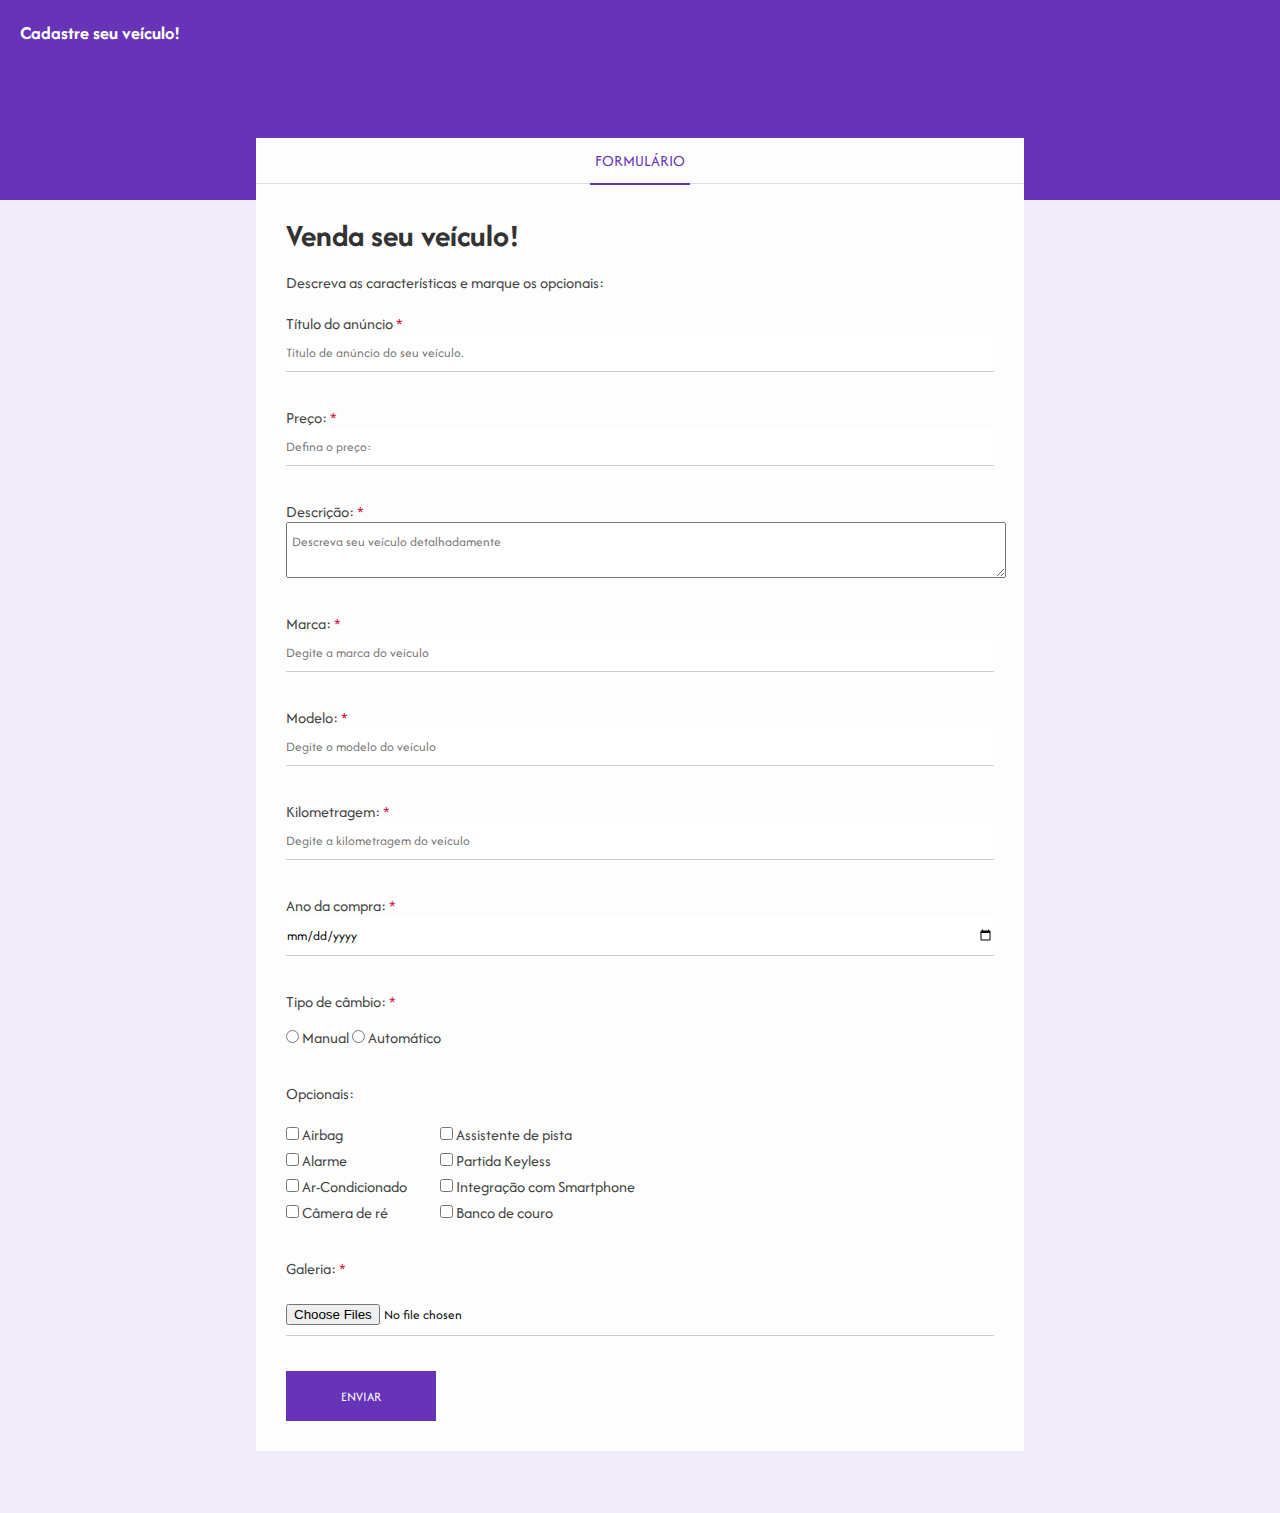
<file: 02 Formulário com CSS puro/index.html>
<!DOCTYPE html>
<html lang="en">
  <head>
    <meta charset="UTF-8" />
    <meta name="viewport" content="width=device-width, initial-scale=1.0" />
    <title>Projeto formulário</title>

    <!-- CSS -->
    <link rel="stylesheet" href="css/styles.css" />

    <!-- Font Acade Flux -->
    <link rel="preconnect" href="https://fonts.googleapis.com" />
    <link rel="preconnect" href="https://fonts.gstatic.com" crossorigin />
    <link
      href="https://fonts.googleapis.com/css2?family=Afacad+Flux:wght@100..1000&family=Lato:ital,wght@0,100;0,300;0,400;0,700;0,900;1,100;1,300;1,400;1,700;1,900&family=Montserrat:ital,wght@0,100..900;1,100..900&family=Open+Sans:ital,wght@0,300..800;1,300..800&family=Poppins:ital,wght@0,100;0,200;0,300;0,400;0,500;0,600;0,700;0,800;0,900;1,100;1,200;1,300;1,400;1,500;1,600;1,700;1,800;1,900&family=Raleway:ital,wght@0,100..900;1,100..900&family=Roboto:ital,wght@0,100;0,300;0,400;0,500;0,700;0,900;1,100;1,300;1,400;1,500;1,700;1,900&display=swap"
      rel="stylesheet"
    />
  </head>
  <body>
    <div class="container">
      <div class="header">
        <h3>Cadastre seu veículo!</h3>
      </div>

      <!-- inicio do form -->
      <div class="form-container">
        <!-- cabecalho do form -->
        <div class="form-header">
          <p>Formulário</p>
        </div>

        <!-- corpo do form -->
        <div class="form-body">
          <h1 class="form-title">Venda seu veículo!</h1>
          <p>Descreva as características e marque os opcionais:</p>

          <!-- input group -->
          <form>
            <div class="input-group">
              <label for="title"
                >Título do anúncio <span class="required-field">*</span></label
              >
              <input
                type="text"
                name="title"
                id="title"
                class="block"
                placeholder="Título de anúncio do seu veículo."
                minlength="1"
                maxlength="30"
                required
              />
            </div>

            <div class="input-group">
              <label for="price"
                >Preço: <span class="required-field">*</span></label
              >
              <input
                type="number"
                name="price"
                id="price"
                class="block"
                placeholder="Defina o preço:"
                required
              />
            </div>

            <div class="input-group">
              <label for="description"
                >Descrição: <span class="required-field">*</span></label
              >
              <textarea
                name="description"
                id="description"
                class="block"
                placeholder="Descreva seu veículo detalhadamente"
              ></textarea>
            </div>

            <div class="input-group">
              <label for="brand"
                >Marca: <span class="required-field">*</span></label
              >
              <input
                type="text"
                name="brand"
                id="brand"
                class="block"
                placeholder="Degite a marca do veículo"
                required
              />
            </div>

            <div class="input-group">
              <label for="model"
                >Modelo: <span class="required-field">*</span></label
              >
              <input
                type="text"
                name="model"
                id="model"
                class="block"
                placeholder="Degite o modelo do veículo"
                required
              />
            </div>

            <div class="input-group">
              <label for="mileage"
                >Kilometragem: <span class="required-field">*</span></label
              >
              <input
                type="number"
                name="mileage"
                id="mileage"
                class="block"
                placeholder="Degite a kilometragem do veículo"
                required
              />
            </div>

            <div class="input-group">
              <label for="purchase_date"
                >Ano da compra: <span class="required-field">*</span></label
              >
              <input
                type="date"
                name="purchase_date"
                id="purchase_date"
                class="block"
                required
              />
            </div>

            <div class="input-group">
              <p>Tipo de câmbio: <span class="required-field">*</span></p>
              <input type="radio" id="manual" name="gear" />
              <label for="manual">Manual</label>
              <input type="radio" id="auto" name="gear" />
              <label for="manual">Automático</label>
            </div>

            <div class="optional-input-group">
              <p>Opcionais:</p>
              <ul class="optional-list">
                <li>
                  <input
                    type="checkbox"
                    id="airbag"
                    name="optional[]"
                    value="airbag"
                  />
                  <label for="airbag">Airbag</label>
                </li>
                <li>
                  <input
                    type="checkbox"
                    id="alarm"
                    name="optional[]"
                    value="alarm"
                  />
                  <label for="alarm">Alarme</label>
                </li>
                <li>
                  <input type="checkbox" id="ac" name="optional[]" value="ac" />
                  <label for="ac">Ar-Condicionado</label>
                </li>
                <li>
                  <input
                    type="checkbox"
                    id="reverse_camera"
                    name="optional[]"
                    value="reverse_camera"
                  />
                  <label for="reverse_camera">Câmera de ré</label>
                </li>
              </ul>
            </div>

            <div class="optional-input-group">
              <ul class="optional-list">
                <li>
                  <input
                    type="checkbox"
                    id="lane_assist"
                    name="optional[]"
                    value="lane_assist"
                  />
                  <label for="lane_assist">Assistente de pista</label>
                </li>
                <li>
                  <input
                    type="checkbox"
                    id="keyless"
                    name="optional[]"
                    value="keyless"
                  />
                  <label for="keyless">Partida Keyless</label>
                </li>
                <li>
                  <input
                    type="checkbox"
                    id="smartphone"
                    name="optional[]"
                    value="smartphone"
                  />
                  <label for="smartphone">Integração com Smartphone</label>
                </li>
                <li>
                  <input
                    type="checkbox"
                    id="leather_seat"
                    name="optional[]"
                    value="leather_sea"
                  />
                  <label for="leather_seat">Banco de couro</label>
                </li>
              </ul>
            </div>

            <!-- photos -->
             <div class="input-group">
              <p>Galeria: <span class="required-field">*</span></p>
              <input type="file" multiple accept="image/png, image/jpg" id="images" name="images" required>
             </div>

            <!-- btn enviar -->
            <input type="submit" value="Enviar" class="btn-submit"/>
          </form>
        </div>
      </div>
    </div>
  </body>
</html>
</file>
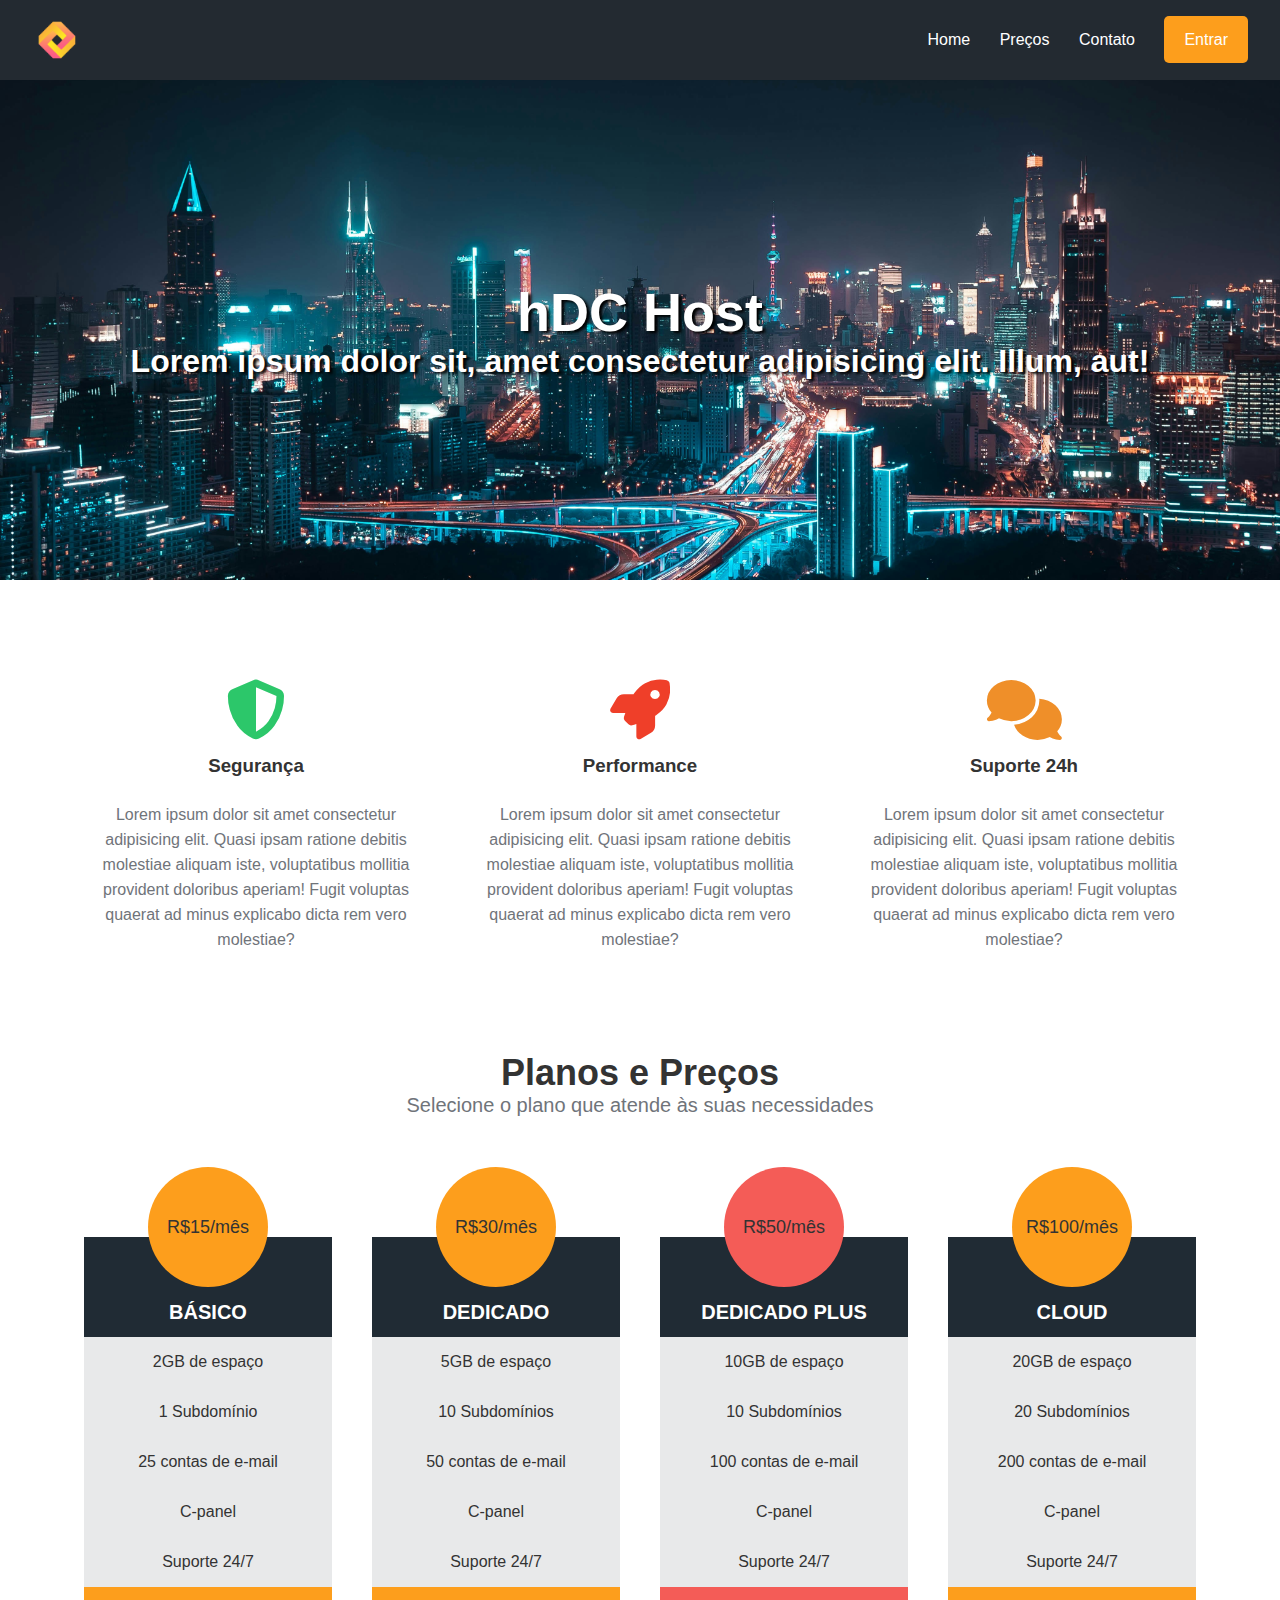
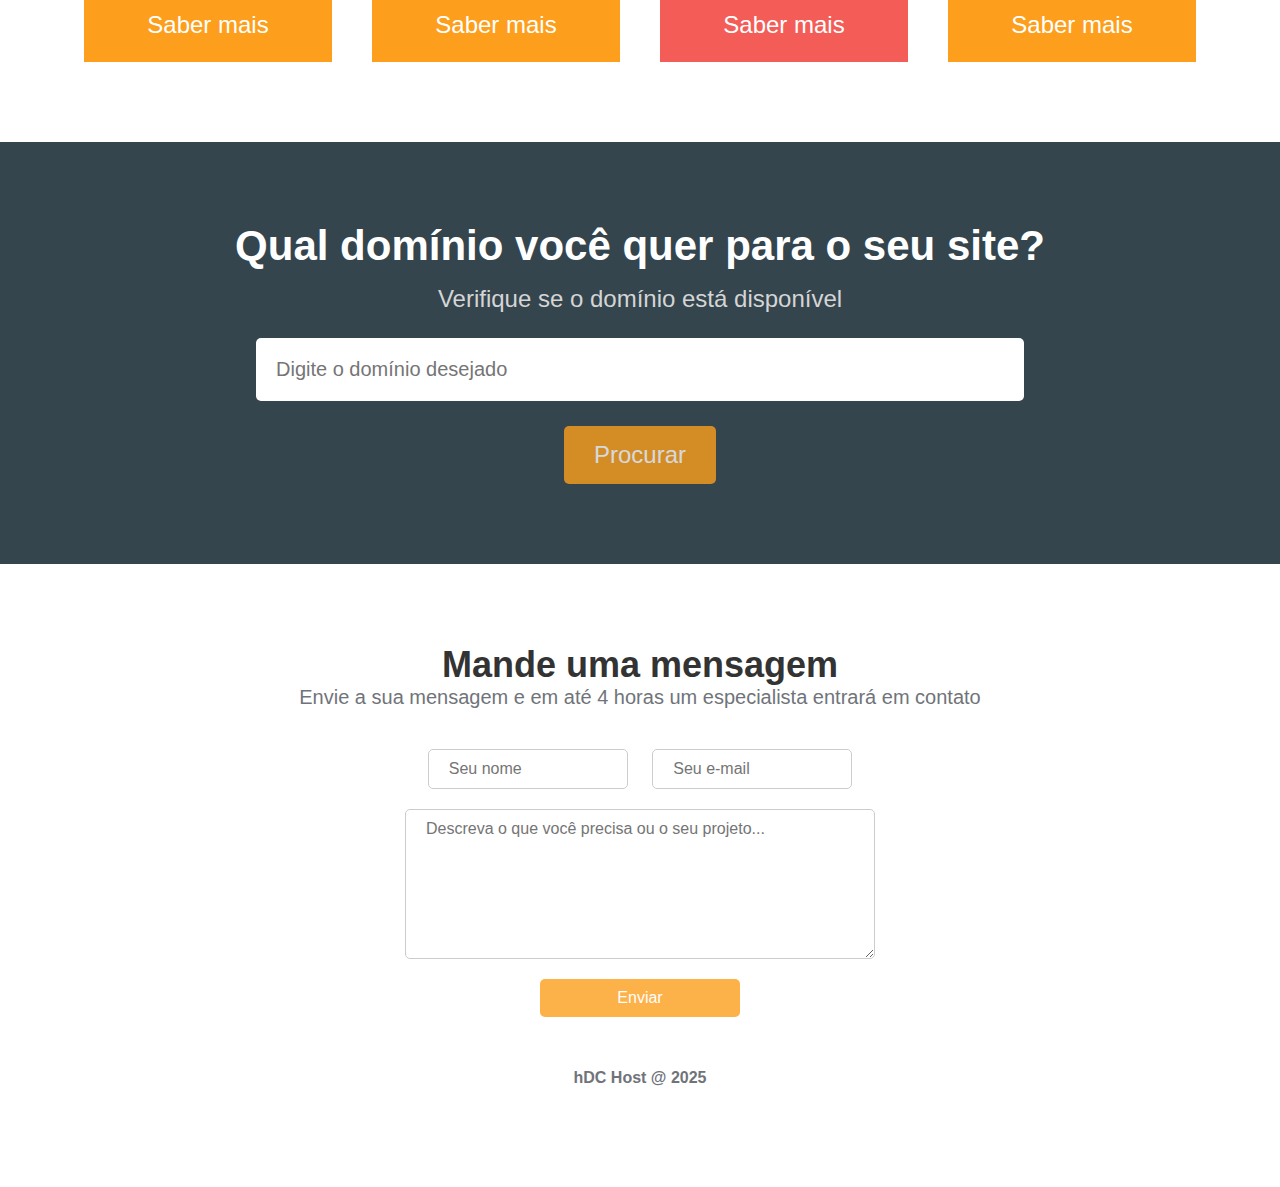
<file: 03 HDC Host/index.html>
<!DOCTYPE html>
<html lang="en">
  <head>
    <meta charset="UTF-8" />
    <meta name="viewport" content="width=device-width, initial-scale=1.0" />
    <title>hDC Host</title>

    <!-- Icons Font Awesome -->
    <link
      rel="stylesheet"
      href="https://cdnjs.cloudflare.com/ajax/libs/font-awesome/6.7.2/css/all.min.css"
      integrity="sha512-Evv84Mr4kqVGRNSgIGL/F/aIDqQb7xQ2vcrdIwxfjThSH8CSR7PBEakCr51Ck+w+/U6swU2Im1vVX0SVk9ABhg=="
      crossorigin="anonymous"
      referrerpolicy="no-referrer"
    />
    <!-- CSS -->
    <link rel="stylesheet" href="css/styles.css" />
  </head>
  <body>
    <!-- general container -->
    <div class="container">
      <!-- begin of navbar -->
      <div class="navbar-container">
        <nav>
          <a href="#">
            <img src="img/logo.png" alt="hDC Host" class="img-logo" />
          </a>
          <ul class="navbar-items">
            <li>
              <a href="#">Home</a>
            </li>
            <li>
              <a href="#">Preços</a>
            </li>
            <li>
              <a href="#">Contato</a>
            </li>
            <li>
              <a href="#" class="default-btn">Entrar</a>
            </li>
          </ul>
        </nav>
      </div>
      <!-- end of navbar -->

      <!-- principal -->
      <main>
        <div class="main-banner">
          <h1>hDC Host</h1>
          <p>Lorem ipsum dolor sit, amet consectetur adipisicing elit. Illum, aut!</p>
        </div>
        <!-- services section -->
        <section class="services-container">
          <ul>
            <li>
              <i class="fas fa-shield-alt"></i>
              <h3>Segurança</h3>
              <p>
                Lorem ipsum dolor sit amet consectetur adipisicing elit. Quasi
                ipsam ratione debitis molestiae aliquam iste, voluptatibus
                mollitia provident doloribus aperiam! Fugit voluptas quaerat ad
                minus explicabo dicta rem vero molestiae?
              </p>
            </li>

            <li>
              <i class="fas fa-rocket"></i>
              <h3>Performance</h3>
              <p>
                Lorem ipsum dolor sit amet consectetur adipisicing elit. Quasi
                ipsam ratione debitis molestiae aliquam iste, voluptatibus
                mollitia provident doloribus aperiam! Fugit voluptas quaerat ad
                minus explicabo dicta rem vero molestiae?
              </p>
            </li>

            <li>
              <i class="fas fa-comments"></i>
              <h3>Suporte 24h</h3>
              <p>
                Lorem ipsum dolor sit amet consectetur adipisicing elit. Quasi
                ipsam ratione debitis molestiae aliquam iste, voluptatibus
                mollitia provident doloribus aperiam! Fugit voluptas quaerat ad
                minus explicabo dicta rem vero molestiae?
              </p>
            </li>
          </ul>
        </section>

        <!-- pricing section -->
        <section class="pricing-container">
          <h2>Planos e Preços</h2>
          <p>Selecione o plano que atende às suas necessidades</p>
          <div class="plans-container">
            <!-- plano 1 -->
            <div class="plan">
              <ul>
                <li class="price">R$15/mês</li>
                <li class="plan-name">Básico</li>
                <li>2GB de espaço</li>
                <li>1 Subdomínio</li>
                <li>25 contas de e-mail</li>
                <li>C-panel</li>
                <li>Suporte 24/7</li>
                <li class="plan-btn">Saber mais</li>
              </ul>
            </div>
            <!-- plano 2 -->
            <div class="plan">
              <ul>
                <li class="price">R$30/mês</li>
                <li class="plan-name">Dedicado</li>
                <li>5GB de espaço</li>
                <li>10 Subdomínios</li>
                <li>50 contas de e-mail</li>
                <li>C-panel</li>
                <li>Suporte 24/7</li>
                <li class="plan-btn">Saber mais</li>
              </ul>
            </div>
            <!-- plano 3 -->
            <div class="plan">
              <ul>
                <li class="price recommended">R$50/mês</li>
                <li class="plan-name">Dedicado Plus</li>
                <li>10GB de espaço</li>
                <li>10 Subdomínios</li>
                <li>100 contas de e-mail</li>
                <li>C-panel</li>
                <li>Suporte 24/7</li>
                <li class="plan-btn recommended">Saber mais</li>
              </ul>
            </div>
            <!-- plano 4 -->
            <div class="plan">
              <ul>
                <li class="price">R$100/mês</li>
                <li class="plan-name">Cloud</li>
                <li>20GB de espaço</li>
                <li>20 Subdomínios</li>
                <li>200 contas de e-mail</li>
                <li>C-panel</li>
                <li>Suporte 24/7</li>
                <li class="plan-btn">Saber mais</li>
              </ul>
            </div>
          </div>
        </section>

        <!-- search domain container section -->
        <section class="searchdomain-container">
          <h2>Qual domínio você quer para o seu site?</h2>
          <p>Verifique se o domínio está disponível</p>
          <form>
            <input type="text" name="domain" id="domain" placeholder="Digite o domínio desejado">
            <input type="submit" value="Procurar">
          </form>
        </section>

        <!-- contact container section -->
         <section class="contact-container">
          <h2>Mande uma mensagem</h2>
          <p>Envie a sua mensagem e em até 4 horas um especialista entrará em contato</p>
          <form>
            <input type="text" name="name" id="name" placeholder="Seu nome">
            <input type="email" name="email" id="email" placeholder="Seu e-mail">
            <textarea name="message" id="message" placeholder="Descreva o que você precisa ou o seu projeto..."></textarea>
            <input type="submit" value="Enviar">
          </form>
         </section>
      </main>

      <!-- footer -->
       <footer>
        <p>hDC Host @ 2025</p>
       </footer>
    </div>
  </body>
</html>
</file>
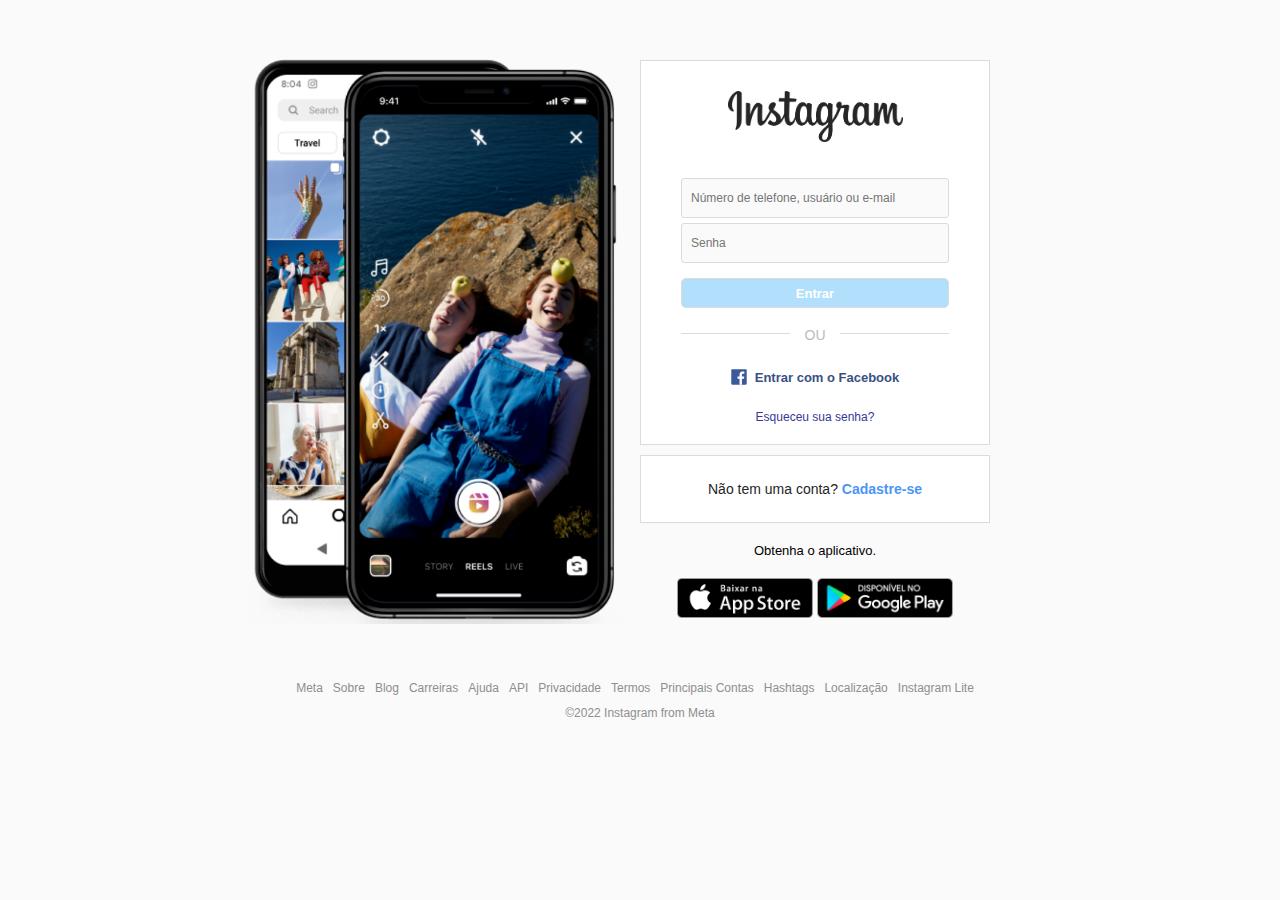
<file: 04 Clone Instagram Login 2022/index.html>
<!DOCTYPE html>
<html lang="en">
  <head>
    <meta charset="UTF-8" />
    <meta name="viewport" content="width=device-width, initial-scale=1.0" />
    <title>Instagram</title>

    <!-- CSS -->
    <link rel="stylesheet" href="css/styles.css" />

    <!-- FAVICON -->
    <link rel="shortcut icon" href="img/favicon.png" type="image/x-icon" />
  </head>
  <body>
    <main>
      <div id="main-container">
        <!-- banner container -->
        <div id="banner-container">
          <img src="img/banner2.png" alt="Crie uma conta no Instagram" />
        </div>
        <!-- login e registro -->
        <div id="form-container">
          <!-- form-box -->
          <div id="form-box">
            <img
              id="logo-instagram"
              src="img/logo_instagram.png"
              alt="Instagram"
            />
            <form id="login-form">
              <input
                type="text"
                name="username"
                placeholder="Número de telefone, usuário ou e-mail"
              />
              <input type="password" name="password" placeholder="Senha" />
              <input type="submit" value="Entrar" />
            </form>
            <!-- separator line -->
            <div class="separator">
              <div class="line"></div>
              <span>Ou</span>
            </div>
            <!-- other links -->
            <div id="other-links">
              <div id="facebook-login">
                <a href="#">
                  <img src="img/logo_facebook.svg" alt="Facebook login" />
                  <span>Entrar com o Facebook</span>
                </a>
              </div>
              <div id="forgot-password">
                <a href="#">Esqueceu sua senha?</a>
              </div>
            </div>
          </div>
          <!-- end form-box -->

          <!-- register container -->
          <div id="register-container">
            <p>Não tem uma conta? <a href="#">Cadastre-se</a></p>
          </div>
          <div id="get-app-container">
            <p>Obtenha o aplicativo.</p>
            <a href="#">
              <img src="img/apple_btn.png" alt="Apple Store" />
            </a>
            <a href="#">
              <img src="img/gplay_btn.png" alt="Google Play" />
            </a>
          </div>
        </div>
      </div>
    </main>

    <!-- footer -->
    <footer>
      <nav>
        <ul id="footer-links">
          <li><a href="#">Meta</a></li>
          <li><a href="#">Sobre</a></li>
          <li><a href="#">Blog</a></li>
          <li><a href="#">Carreiras</a></li>
          <li><a href="#">Ajuda</a></li>
          <li><a href="#">API</a></li>
          <li><a href="#">Privacidade</a></li>
          <li><a href="#">Termos</a></li>
          <li><a href="#">Principais Contas</a></li>
          <li><a href="#">Hashtags</a></li>
          <li><a href="#">Localização</a></li>
          <li><a href="#">Instagram Lite</a></li>
        </ul>
      </nav>
      <p id="copyright">&copy;2022 Instagram from Meta</p>
    </footer>
  </body>
</html>
</file>
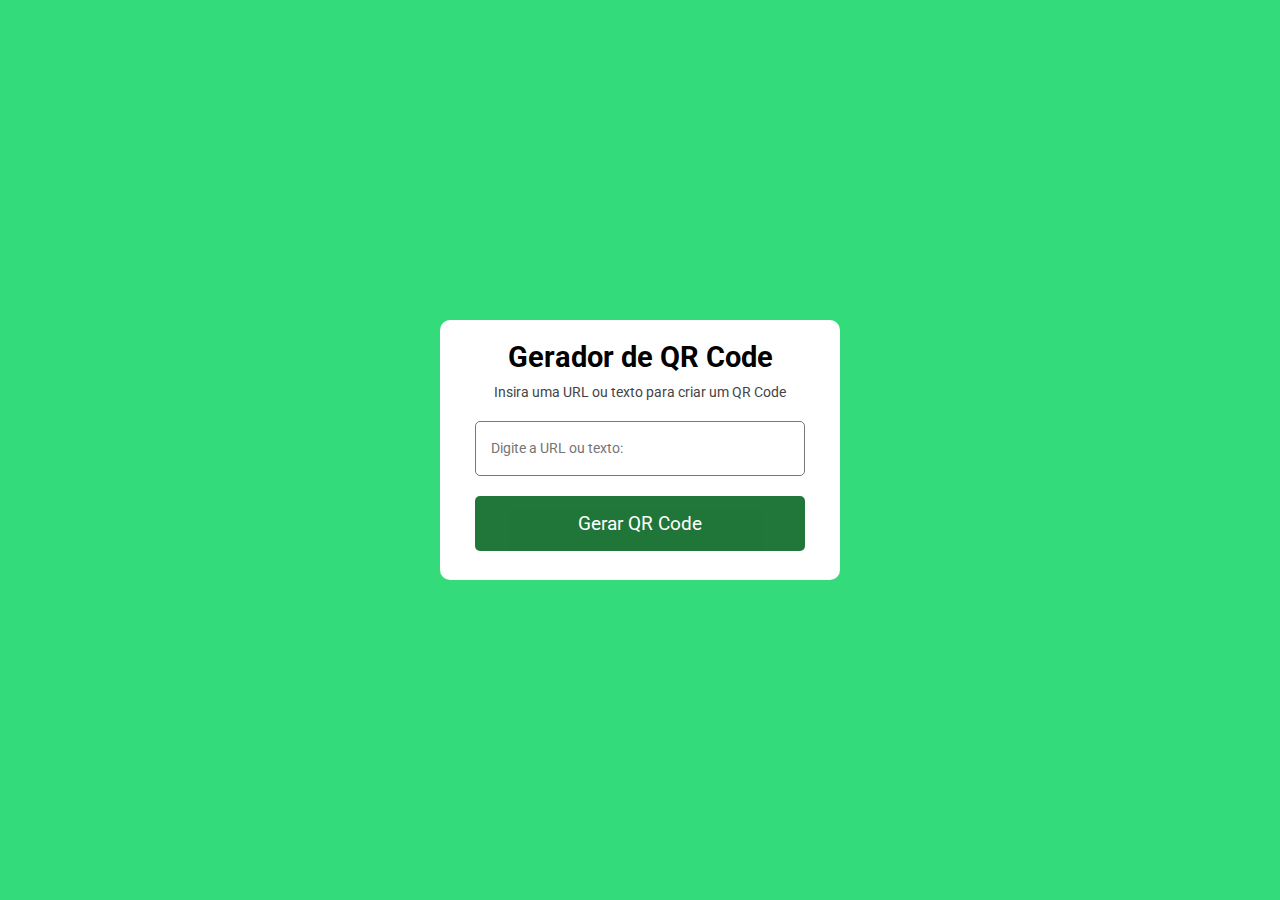
<file: 07 Gerador de QR Code/index.html>
<!-- code by Matheus Battisti-->
<!DOCTYPE html>
<html lang="en">
<head>
    <meta charset="UTF-8">
    <meta name="viewport" content="width=device-width, initial-scale=1.0">
    <title>Gerador de QR Code</title>

    <!-- Google fonts Roboto -->
    <link rel="preconnect" href="https://fonts.googleapis.com">
    <link rel="preconnect" href="https://fonts.gstatic.com" crossorigin>
    <link href="https://fonts.googleapis.com/css2?family=Afacad+Flux:wght@100..1000&family=Roboto:ital,wght@0,100;0,300;0,400;0,500;0,700;0,900;1,100;1,300;1,400;1,500;1,700;1,900&display=swap" rel="stylesheet">

    <!-- Styles CSS -->
    <link rel="stylesheet" href="css/styles.css">
    <!-- Scripts -->
     <script src="js/script.js" defer></script>
</head>
<body>
    <!-- container / adicionar classe active -->
    <div class="container">
        <!-- cabecalho -->
        <header id="qr-header">
            <h1>Gerador de QR Code</h1>
            <p>Insira uma URL ou texto para criar um QR Code</p>
        </header>

        <!-- formulario -->
         <div id="qr-form">
            <input type="text" placeholder="Digite a URL ou texto:">
            <button>Gerar QR Code</button>
         </div>

         <!-- QR code -->
          <div id="qr-code">
            <img src="img.png" alt="QR Code">
          </div>
    </div>
</body>
</html>
</file>
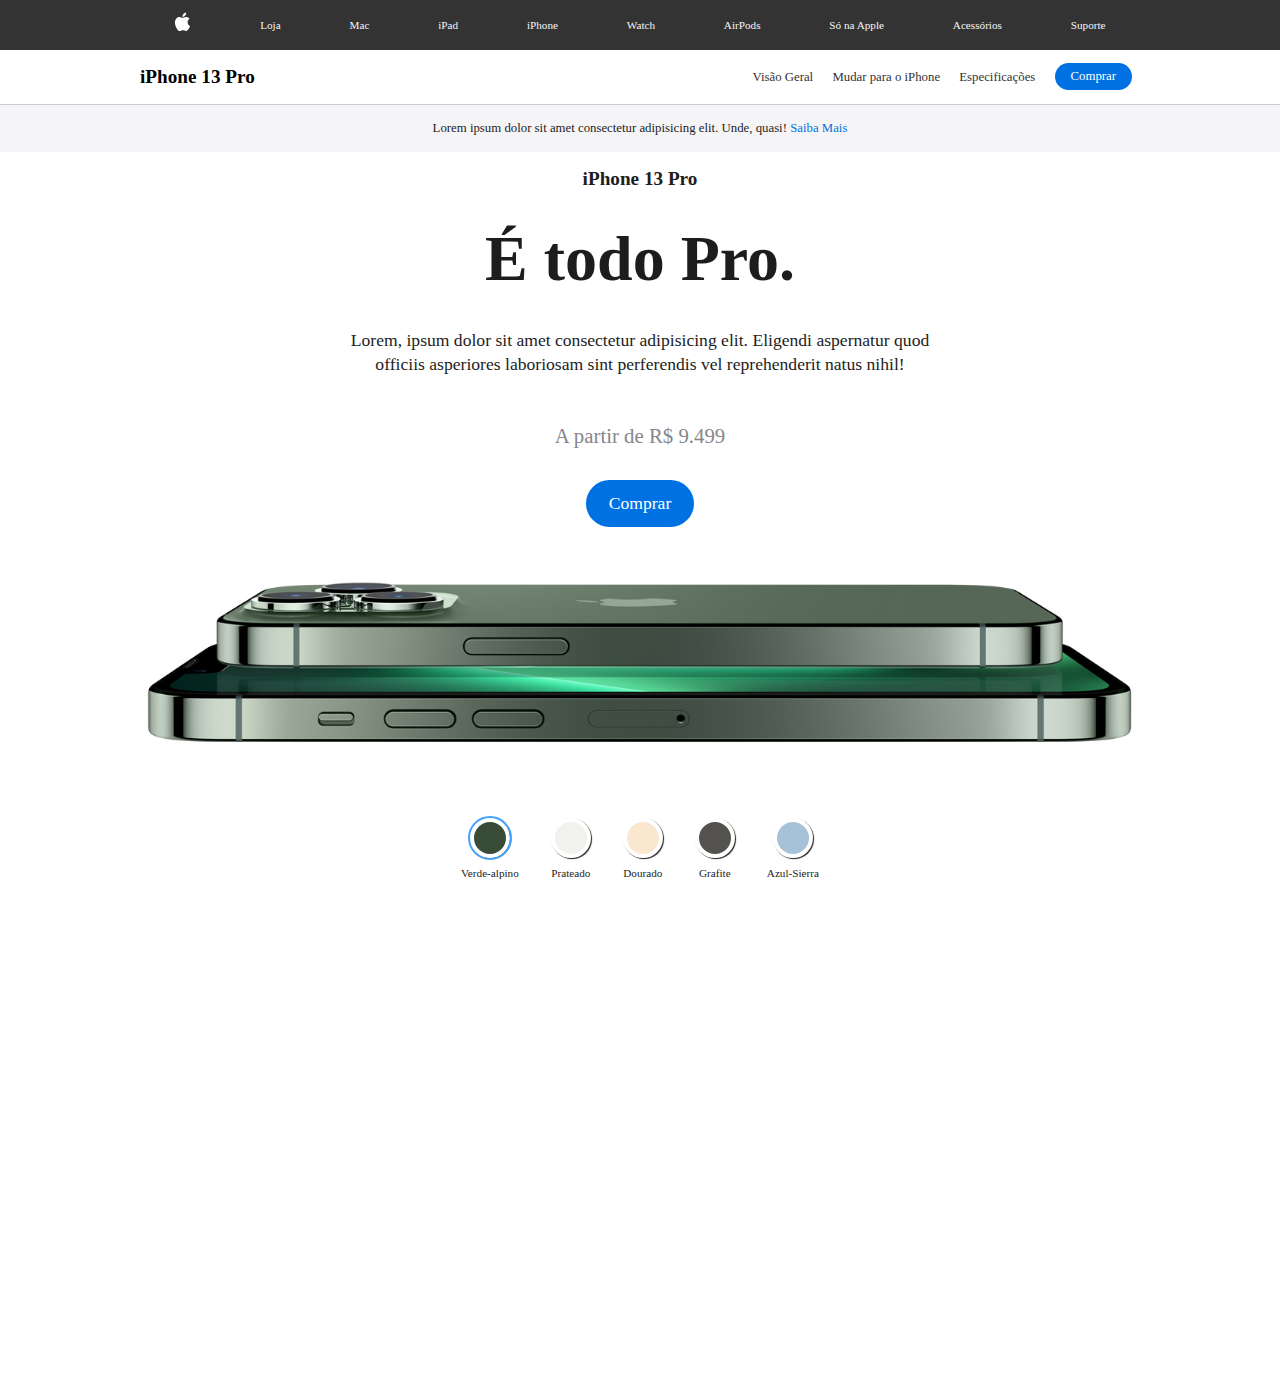
<file: 08 Clone iPhone13 apple.com/index.html>
<!DOCTYPE html>
<html lang="en">
  <head>
    <meta charset="UTF-8" />
    <meta name="viewport" content="width=device-width, initial-scale=1.0" />
    <title>iPhone 13 Pro</title>

    <!-- CSS -->
    <link rel="stylesheet" href="css/styles.css" />
    <!-- JS -->
    <script src="js/script.js" defer></script>
  </head>

  <body>
    <!-- cabecalho superior -->
    <header>
      <!-- navbar -->
      <nav>
        <ul id="navbar">
          <li id="logo">
            <a href="#">
              <img src="img/logo_apple.svg" alt="Apple Store" />
            </a>
          </li>
          <li>
            <a href="#">Loja</a>
          </li>
          <li>
            <a href="#">Mac</a>
          </li>
          <li>
            <a href="#">iPad</a>
          </li>
          <li>
            <a href="#">iPhone</a>
          </li>
          <li>
            <a href="#">Watch</a>
          </li>
          <li>
            <a href="#">AirPods</a>
          </li>
          <li>
            <a href="#">Só na Apple</a>
          </li>
          <li>
            <a href="#">Acessórios</a>
          </li>
          <li>
            <a href="#">Suporte</a>
          </li>
        </ul>
      </nav>
      <!-- cabecalho inferior-->
      <div id="bottom-header">
        <div id="bottom-header-inner">
          <h3>iPhone 13 Pro</h3>
          <div id="bottom-header-links">
            <a href="#">Visão Geral</a>
            <a href="#">Mudar para o iPhone</a>
            <a href="#">Especificações</a>
            <a href="#" class="btn">Comprar</a>
          </div>
        </div>
      </div>
    </header>
    <!-- ribbon -->
    <div id="ribbon">
      <p>
        Lorem ipsum dolor sit amet consectetur adipisicing elit. Unde, quasi!
        <a href="#">Saiba Mais</a>
      </p>
    </div>
    <!-- main-content -->
    <main id="main-content">
      <h1 id="title">iPhone 13 Pro</h1>
      <p id="subtitle">É todo Pro.</p>
      <p id="description">
        Lorem, ipsum dolor sit amet consectetur adipisicing elit. Eligendi
        aspernatur quod officiis asperiores laboriosam sint perferendis vel
        reprehenderit natus nihil!
      </p>
      <p id="price">A partir de R$ 9.499</p>
      <a href="#" class="btn">Comprar</a>
      <img id="product-image" src="img/iphone_green.jpg" alt="iPhoned 13 Pro" />

      <div id="image-picker">
        <ul>
          <li id="green">
            <span class="color selected"></span>
            <span class="description">Verde-alpino</span>
          </li>
          <li id="silver">
            <span class="color"></span>
            <span class="description">Prateado</span>
          </li>
          <li id="golden">
            <span class="color"></span>
            <span class="description">Dourado</span>
          </li>
          <li id="grafite">
            <span class="color"></span>
            <span class="description">Grafite</span>
          </li>
          <li id="blue">
            <span class="color"></span>
            <span class="description">Azul-Sierra</span>
          </li>
        </ul>
      </div>
    </main>
  </body>
</html>
</file>
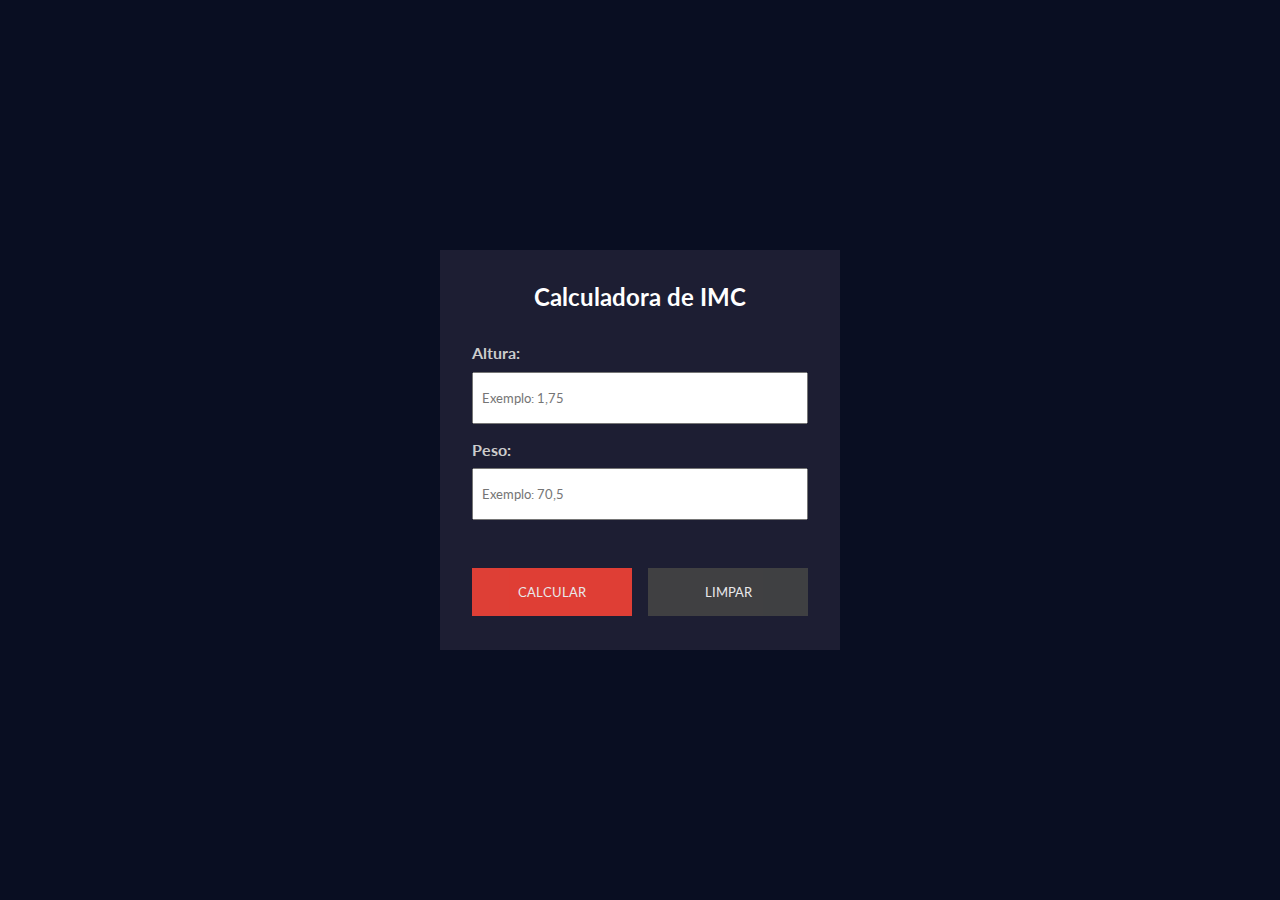
<file: 09 Calculadora de IMC JS puro/index.html>
<!-- code by Matheus Battisti-->

<!DOCTYPE html>
<html lang="en">
  <head>
    <meta charset="UTF-8" />
    <meta name="viewport" content="width=device-width, initial-scale=1.0" />
    <title>Calculadora IMC</title>

    <!-- CSS -->
    <link rel="stylesheet" href="css/styles.css" />

    <!-- google fonts -> font-family: Lato -->
    <link rel="preconnect" href="https://fonts.googleapis.com" />
    <link rel="preconnect" href="https://fonts.gstatic.com" crossorigin />
    <link
      href="https://fonts.googleapis.com/css2?family=Afacad+Flux:wght@100..1000&family=Lato:ital,wght@0,100;0,300;0,400;0,700;0,900;1,100;1,300;1,400;1,700;1,900&family=Roboto:ital,wght@0,100;0,300;0,400;0,500;0,700;0,900;1,100;1,300;1,400;1,500;1,700;1,900&display=swap"
      rel="stylesheet"
    />

    <!-- JS -->
    <script src="js/script.js" defer></script>
  </head>

  <body>
    <div class="container">
      <!-- container de alocação de dados -->
      <div id="calc-container">
        <h2>Calculadora de IMC</h2>

        <!-- formulario da calculadora -->
        <form id="imc-form">
          <!-- inputs -->
          <div class="form-inputs">
            <div class="form-control">
              <label for="height">Altura:</label>
              <input
                type="text"
                name="height"
                id="height"
                placeholder="Exemplo: 1,75"
              />
            </div>

            <div class="form-control">
              <label for="weight">Peso:</label>
              <input
                type="text"
                name="weight"
                id="weight"
                placeholder="Exemplo: 70,5"
              />
            </div>
          </div>

          <!-- controle de ações -->
          <div class="action-control">
            <button id="calc-btn">Calcular</button>
            <button id="clear-btn">Limpar</button>
          </div>
        </form>
      </div>

      <!-- container de resultado de dados -->
      <div id="result-container" class="hide">
        <p id="imc-number">Seu IMC: <span></span></p>
        <p id="imc-info">Situação atual: <span></span></p>

        <!-- tabela de resultados -->
        <h3>Confira as classificações:</h3>
        <div id="imc-table">
          <div class="table-header">
            <h4>IMC</h4>
            <h4>Classificação</h4>
            <h4>Obesidade</h4>
          </div>
        </div>
        <!-- botao de reiniciar a calculadora -->
        <button id="back-btn">Voltar</button>
      </div>
    </div>
  </body>
</html>
</file>
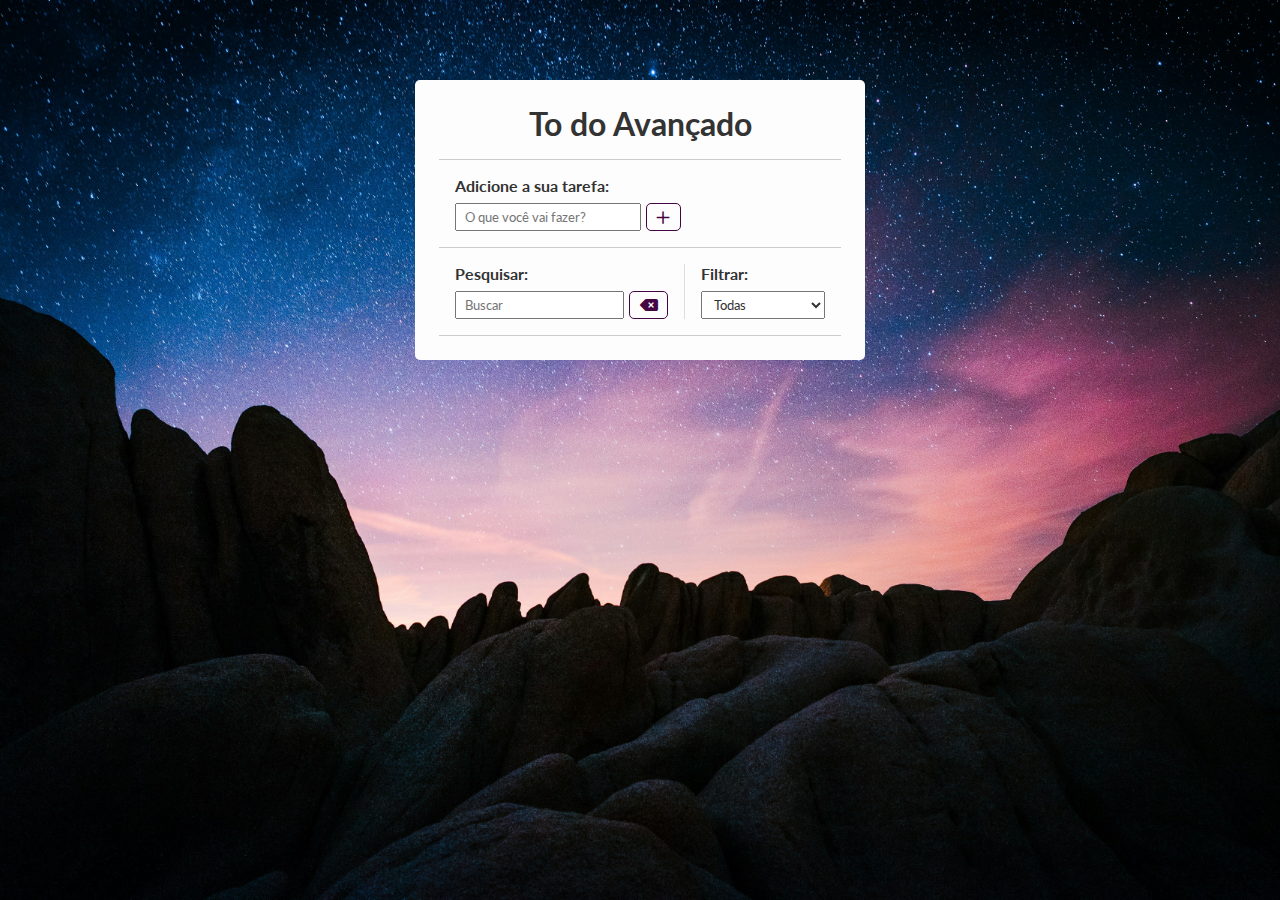
<file: 11 To-do List Avançado/index.html>
<!DOCTYPE html>
<html lang="en">
  <head>
    <meta charset="UTF-8" />
    <meta name="viewport" content="width=device-width, initial-scale=1.0" />
    <title>To do List</title>

    <!-- CSS -->
    <link rel="stylesheet" href="assets/css/styles.css" />
    <!-- Font Awesome cdn Icons-->
    <link
      rel="stylesheet"
      href="https://cdnjs.cloudflare.com/ajax/libs/font-awesome/6.7.2/css/all.min.css"
      integrity="sha512-Evv84Mr4kqVGRNSgIGL/F/aIDqQb7xQ2vcrdIwxfjThSH8CSR7PBEakCr51Ck+w+/U6swU2Im1vVX0SVk9ABhg=="
      crossorigin="anonymous"
      referrerpolicy="no-referrer"
    />
    <!-- Google Fonts Lato -->
    <link rel="preconnect" href="https://fonts.googleapis.com">
    <link rel="preconnect" href="https://fonts.gstatic.com" crossorigin>
    <link href="https://fonts.googleapis.com/css2?family=Afacad+Flux:wght@100..1000&family=Lato:ital,wght@0,100;0,300;0,400;0,700;0,900;1,100;1,300;1,400;1,700;1,900&family=Raleway:ital,wght@0,100..900;1,100..900&family=Roboto:ital,wght@0,100;0,300;0,400;0,500;0,700;0,900;1,100;1,300;1,400;1,500;1,700;1,900&display=swap" rel="stylesheet">
    <!-- JS -->
    <script src="assets/js/script.js" defer></script>
  </head>
  <body>
    <div class="todo-container">
      <header>
        <h1>To do Avançado</h1>
      </header>
      <form id="todo-form">
        <p>Adicione a sua tarefa:</p>
        <!-- div com input e submit lado a lado com o flex -->
        <div class="form-control">
          <div class="form-control">
            <input
              type="text"
              id="todo-input"
              placeholder="O que você vai fazer?"
            />
            <button type="submit" class="btn-custom">
              <i class="fa-regular fa-plus"></i>
            </button>
          </div>
        </div>
      </form>

      <!-- form de controle -->
      <form id="edit-form" class="hide">
        <p>Edite a sua tarefa:</p>
        <div class="form-control">
          <input type="text" id="edit-input" />
          <button type="submit" class="btn-custom">
            <i class="fa-solid fa-check-double"></i>
          </button>
        </div>
        <button id="cancel-edit-btn">Cancelar</button>
      </form>

      <!-- toolbar com search -->
      <div id="toolbar">
        <div id="search">
          <h4>Pesquisar:</h4>
          <form>
            <input type="text" id="search-input" placeholder="Buscar" />
            <button id="erase-button" class="btn-custom">
              <i class="fa-solid fa-delete-left"></i>
            </button>
          </form>
        </div>
        <!-- filtro seletetor -->
        <div id="filter">
          <h4>Filtrar:</h4>
          <select id="filter-select">
            <option value="all">Todas</option>
            <option value="done">Completas</option>
            <option value="todo">A fazer</option>
          </select>
        </div>
      </div>

      <!-- to do list -->
      <div id="todo-list">
        <!-- template de exemplo -->
        <!-- <div class="todo done">
          <h3>Exemplo de tarefa 1</h3>
          <button class="finish-todo">
            <i class="fa-solid fa-check"></i>
          </button>

          <button class="edit-todo">
            <i class="fa-solid fa-pen"></i>
          </button>

          <button class="remove-todo">
            <i class="fa-solid fa-xmark"></i>
          </button>
        </div>

        <div class="todo">
          <h3>Exemplo de tarefa 2</h3>
          <button class="finish-todo">
            <i class="fa-solid fa-check"></i>
          </button>

          <button class="edit-todo">
            <i class="fa-solid fa-pen"></i>
          </button>

          <button class="remove-todo">
            <i class="fa-solid fa-xmark"></i>
          </button>
        </div> -->
      </div>
    </div>
  </body>
</html>
</file>
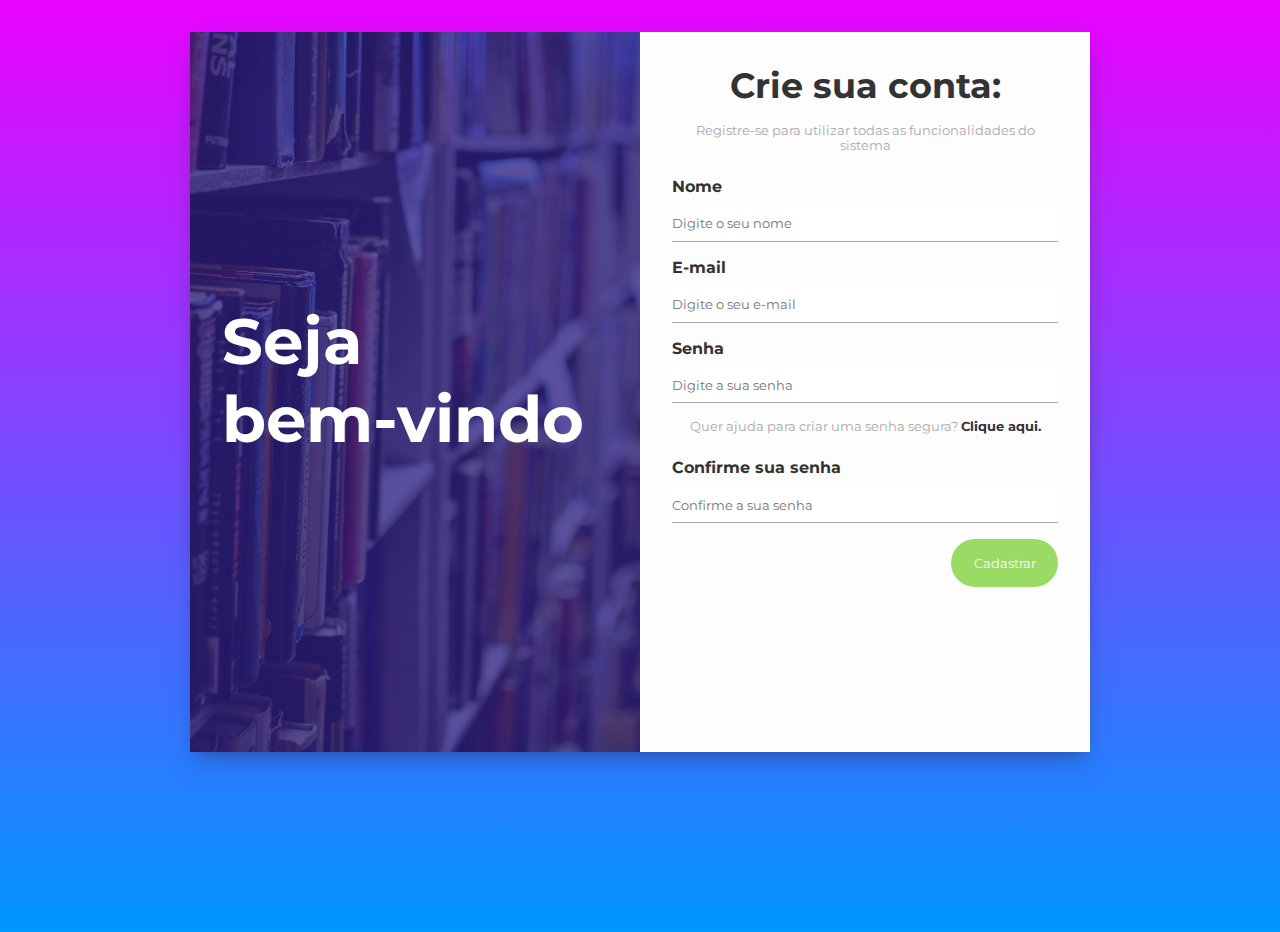
<file: 12 Gerador de senhas/index.html>
<!DOCTYPE html>
<html lang="en">
  <head>
    <meta charset="UTF-8" />
    <meta name="viewport" content="width=device-width, initial-scale=1.0" />
    <title>Gerador de Senha</title>

    <!-- Google Fonts Montserrat-->
    <link rel="preconnect" href="https://fonts.googleapis.com" />
    <link rel="preconnect" href="https://fonts.gstatic.com" crossorigin />
    <link
      href="https://fonts.googleapis.com/css2?family=Afacad+Flux:wght@100..1000&family=Lato:ital,wght@0,100;0,300;0,400;0,700;0,900;1,100;1,300;1,400;1,700;1,900&family=Montserrat:ital,wght@0,100..900;1,100..900&family=Raleway:ital,wght@0,100..900;1,100..900&family=Roboto:ital,wght@0,100;0,300;0,400;0,500;0,700;0,900;1,100;1,300;1,400;1,500;1,700;1,900&display=swap"
      rel="stylesheet"
    />
    <!-- CSS -->
    <link rel="stylesheet" href="css/styles.css" />
    <!-- JS -->
    <script src="js/script.js" defer></script>
  </head>
  <body>
    <div id="register-container">
      <div id="register-banner">
        <div id="banner-layer">
          <h1>Seja bem-vindo</h1>
        </div>
      </div>
      <div id="register-form">
        <h2>Crie sua conta:</h2>
        <p>Registre-se para utilizar todas as funcionalidades do sistema</p>
        <div class="form-control">
          <!-- Cadastro -->
          <!-- nome -->
          <label for="name">Nome</label>
          <input
            type="text"
            name="name"
            id="name"
            placeholder="Digite o seu nome"
          />
        </div>
        <!-- email -->
        <div class="form-control">
          <label for="email">E-mail</label>
          <input
            type="email"
            name="email"
            id="email"
            placeholder="Digite o seu e-mail"
          />
        </div>
        <!-- senha -->
        <div class="form-control">
          <label for="password">Senha</label>
          <input
            type="text"
            name="password"
            id="password"
            placeholder="Digite a sua senha"
          />
        </div>
        <!-- gerar senha segura -->
        <p>
          Quer ajuda para criar uma senha segura?
          <span id="open-generate-password">Clique aqui.</span>
        </p>
        <div id="generate-options" class="hide">
          <p>Selecione as opções que você deseja:</p>
          <div class="form-control">
            <label for="length">Quantidade de caracteres:</label>
            <input type="text" id="length" name="length" value="10" />
          </div>
          <div class="form-control">
            <label for="letters">Letras:</label>
            <input type="checkbox" id="letters" name="letters" checked />
          </div>
          <div class="form-control">
            <label for="numbers">Números:</label>
            <input type="checkbox" id="numbers" name="numbers" checked />
          </div>
          <div class="form-control">
            <label for="symbols">Símbolos:</label>
            <input type="checkbox" id="symbols" name="symbols" checked />
          </div>
          <button id="generate-password">Criar senha:</button>
        </div>
        <div id="generated-password">
          <p>Aqui está a sua senha:</p>
          <h4>exEmp!o_de_s3nh@</h4>
          <button id="copy-password">Copiar</button>
        </div>
        <!-- confirmação de senha -->
        <div class="form-control">
          <label for="confirm-password">Confirme sua senha</label>
          <input
            type="text"
            name="confirm-password"
            id="confirm-password"
            placeholder="Confirme a sua senha"
          />
        </div>
        <input type="submit" value="Cadastrar" />
      </div>
    </div>
  </body>
</html>
</file>
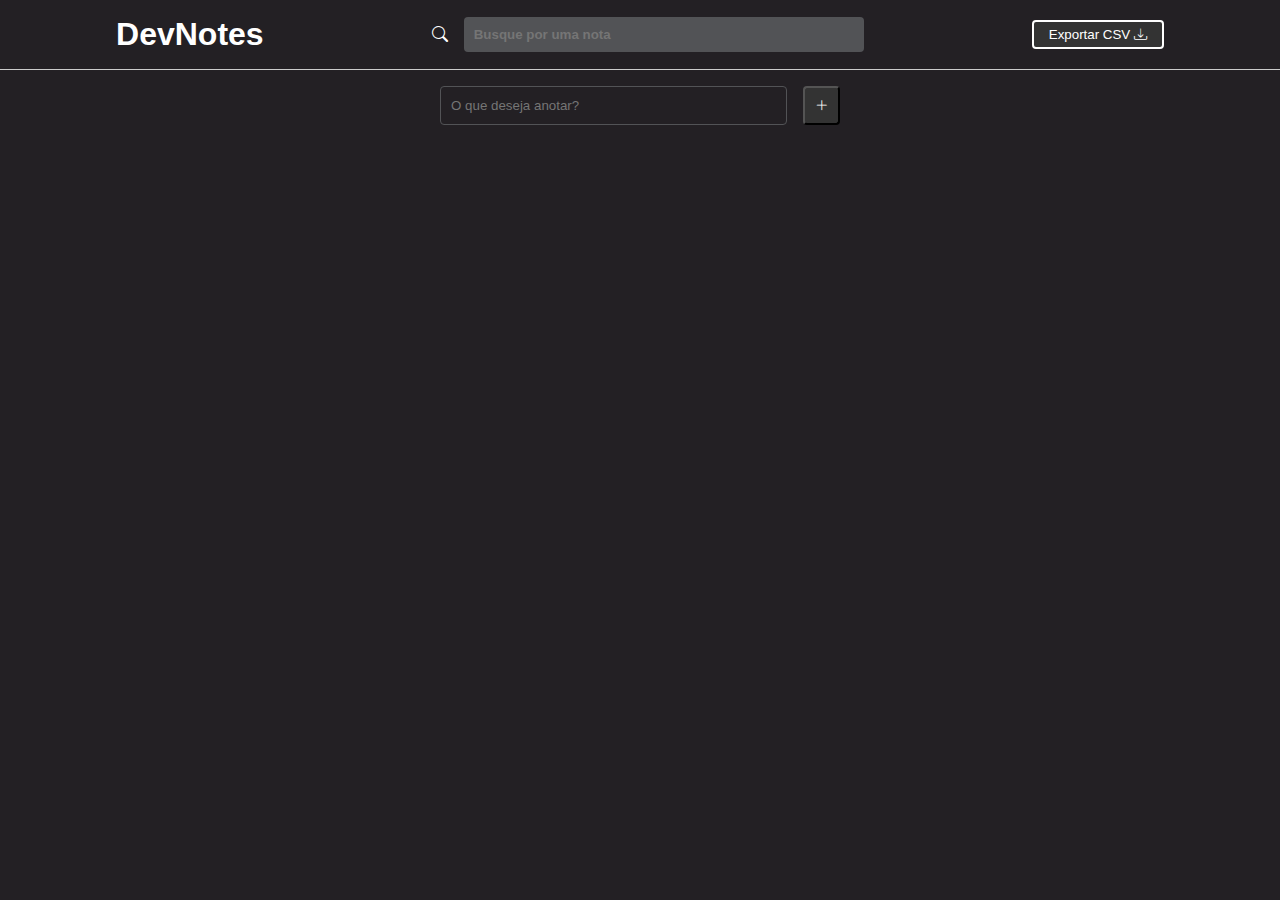
<file: 13 Dev Notes - clone google keep/index.html>
<!DOCTYPE html>
<html lang="en">
  <head>
    <meta charset="UTF-8" />
    <meta name="viewport" content="width=device-width, initial-scale=1.0" />
    <title>DevNotes</title>
    <!-- Arquivos e Bibliotecas -->
    <!-- BS Icons -->
    <link
      rel="stylesheet"
      href="https://cdn.jsdelivr.net/npm/bootstrap-icons@1.11.3/font/bootstrap-icons.min.css"
    />
    <!-- Estilos -->
    <link rel="stylesheet" href="css/styles.css" />
    <!-- JS -->
    <script src="js/script.js" defer></script>
  </head>
  <body>
    <!-- cabeçalho -->
    <header>
      <h1>DevNotes</h1>
      <!-- container do search -->
      <div id="search-container">
        <i class="bi bi-search"></i>
        <input
          type="text"
          id="search-input"
          placeholder="Busque por uma nota"
        />
      </div>
      <!-- botão exportar para CSV-->
      <button id="export-notes">
        Exportar CSV <i class="bi bi-download"></i>
      </button>
    </header>
    <!-- container com input e botão de adicionar notas -->
    <div id="add-note-container">
      <input type="text" id="note-content" placeholder="O que deseja anotar?" />
      <button class="add-note"><i class="bi bi-plus-lg"></i></button>
    </div>
    <!-- container onde as notas ficarão // apenas para template -->
    <div id="notes-container">
      <!-- <div class="note fixed">
        <textarea placeholder="Adicione algum texto"></textarea>
        <i class="bi bi-pin"></i>
        <i class="bi bi-x-lg"></i>
        <i class="bi bi-file-earmark-plus"></i>
      </div> -->
    </div>
  </body>
</html>
</file>
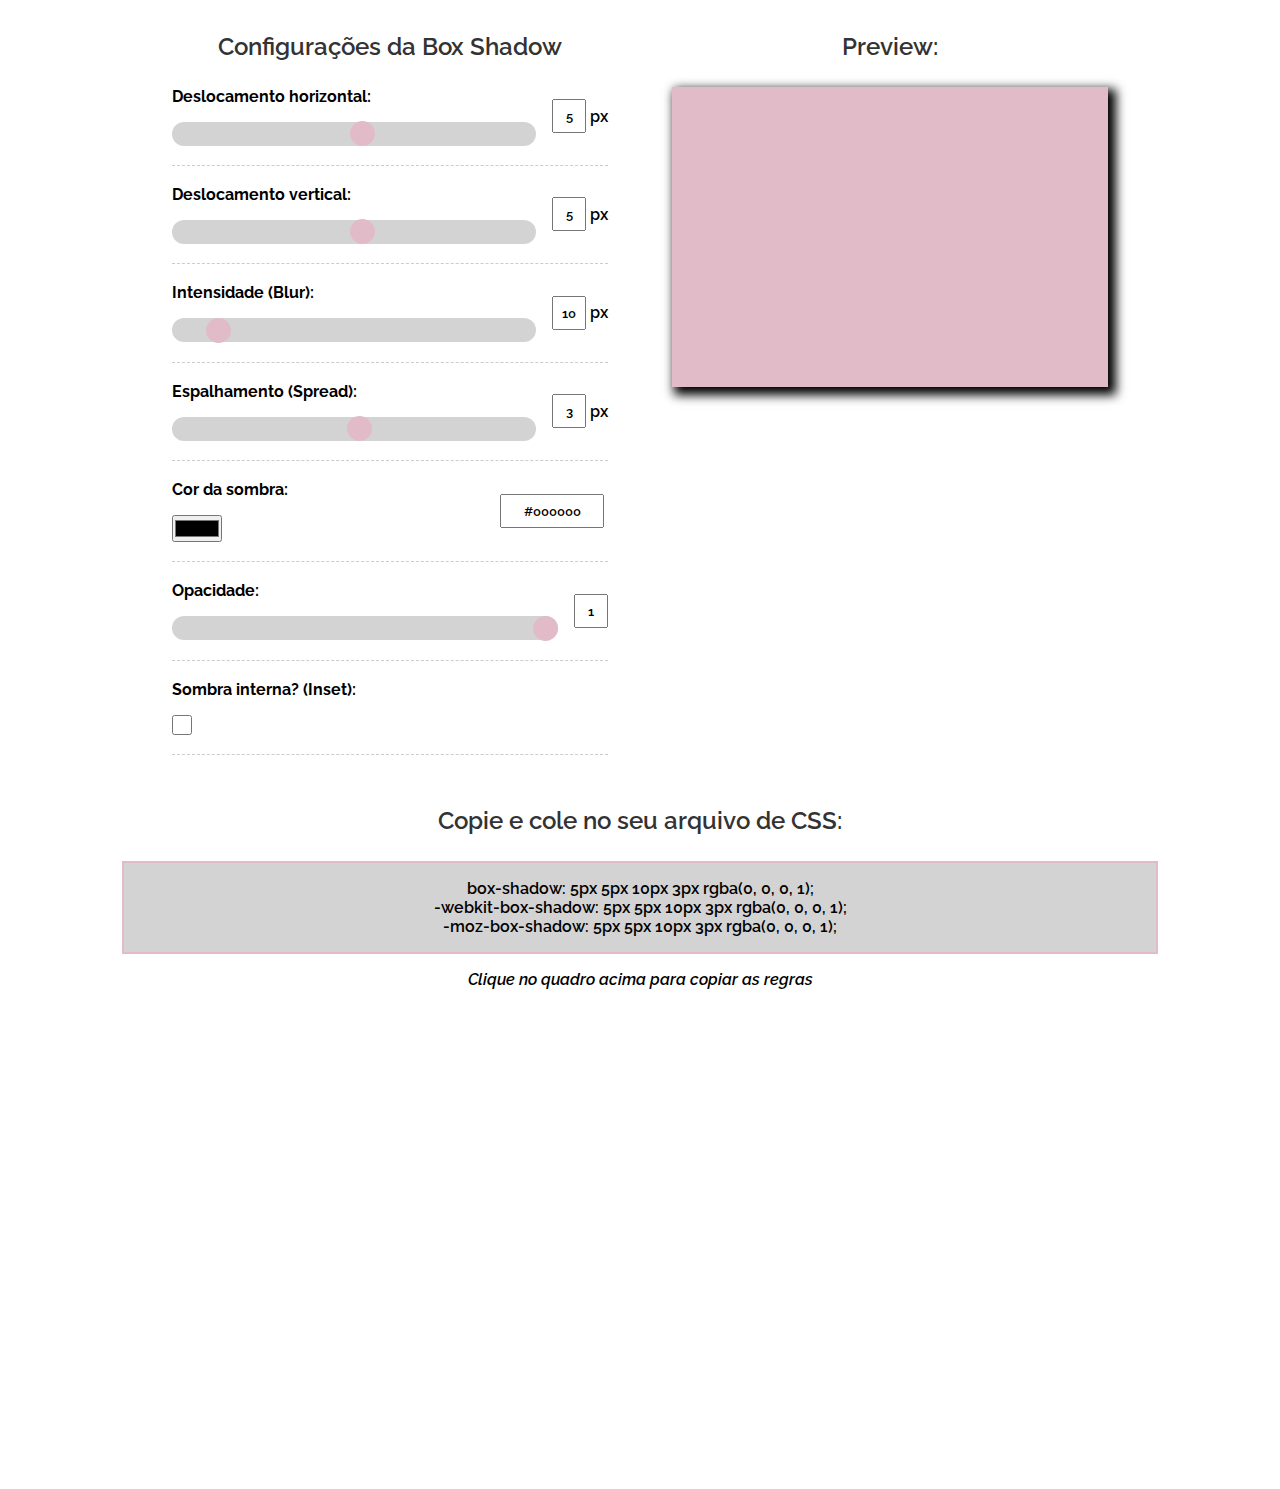
<file: 14 Gerador de Box Shadow/index.html>
<!DOCTYPE html>
<html lang="en">
  <head>
    <meta charset="UTF-8" />
    <meta name="viewport" content="width=device-width, initial-scale=1.0" />
    <title>Gerador de Box Shadow</title>

    <!-- style -->
    <!-- css -->
    <link rel="stylesheet" href="css/style.css" />
    <!-- Google Fonts: Raleway regular-->
    <link rel="preconnect" href="https://fonts.googleapis.com" />
    <link rel="preconnect" href="https://fonts.gstatic.com" crossorigin />
    <link
      href="https://fonts.googleapis.com/css2?family=Afacad+Flux:wght@100..1000&family=Lato:ital,wght@0,100;0,300;0,400;0,700;0,900;1,100;1,300;1,400;1,700;1,900&family=Montserrat:ital,wght@0,100..900;1,100..900&family=Open+Sans:ital,wght@0,300..800;1,300..800&family=Raleway:ital,wght@0,100..900;1,100..900&family=Roboto:ital,wght@0,100;0,300;0,400;0,500;0,700;0,900;1,100;1,300;1,400;1,500;1,700;1,900&display=swap"
      rel="stylesheet"
    />

    <!-- js -->
    <script src="js/script.js" defer></script>
  </head>
  <body>
    <!-- Controle -->
    <div id="box-shadow-generator">
      <div id="controls-container">
        <h2>Configurações da Box Shadow</h2>
        <!-- range horizontal -->
        <div class="form-control">
          <div class="range-input">
            <label for="horizontal">Deslocamento horizontal:</label>
            <input
              type="range"
              id="horizontal"
              name="horizontal"
              min="-100"
              max="100"
              value="5"
            />
          </div>
          <!-- range de referencia horizontal-->
          <div class="reference-input">
            <input type="text" id="horizontal-value" name="horizontal-value" />
            <p>px</p>
          </div>
        </div>

        <!-- range vertical -->
        <div class="form-control">
          <div class="range-input">
            <label for="vertical">Deslocamento vertical:</label>
            <input
              type="range"
              id="vertical"
              name="vertical"
              min="-100"
              max="100"
              value="5"
            />
          </div>
          <!-- range de referencia vertical-->
          <div class="reference-input">
            <input type="text" id="vertical-value" name="vertical-value" />
            <p>px</p>
          </div>
        </div>

        <!-- range do blur-->
        <div class="form-control">
          <div class="range-input">
            <label for="blur">Intensidade (Blur):</label>
            <input
              type="range"
              id="blur"
              name="blur"
              min="0"
              max="100"
              value="10"
            />
          </div>
          <!-- range de regerencia do blur -->
          <div class="reference-input">
            <input type="text" id="blur-value" name="blur-value" />
            <p>px</p>
          </div>
        </div>

        <!-- range spread -->
        <div class="form-control">
          <div class="range-input">
            <label for="spread">Espalhamento (Spread):</label>
            <input
              type="range"
              id="spread"
              name="spread"
              min="-100"
              max="100"
              value="3"
            />
          </div>
          <!-- range de referencia do spread -->
          <div class="reference-input">
            <input type="text" id="spread-value" name="spread-value" />
            <p>px</p>
          </div>
        </div>

        <!-- range color -->
        <div class="form-control">
          <div class="range-input">
            <label for="color">Cor da sombra:</label>
            <input
              type="color"
              id="color"
              name="color"
              min="-100"
              max="100"
              value="#000000"
            />
          </div>
          <!-- range de referencia do color -->
          <div class="reference-input">
            <input type="text" id="color-value" name="color-value" />
            <p></p>
          </div>
        </div>

        <!-- range opacity -->
        <div class="form-control">
          <div class="range-input">
            <label for="opacity">Opacidade:</label>
            <input
              type="range"
              id="opacity"
              name="opacity"
              min="0"
              max="1"
              value="1"
              step="0.01"
            />
          </div>
          <!-- range de referencia do opacity -->
          <div class="reference-input">
            <input type="text" id="opacity-value" name="opacity-value" />
          </div>
        </div>

        <!-- range sombra interna -->
        <div class="form-control">
          <div class="range-input">
            <label for="opacity">Sombra interna? (Inset):</label>
            <input type="checkbox" id="inset" name="inset">
          </div>
        </div>

      </div>

      <!-- Preview -->
      <div id="preview">
        <h2>Preview:</h2>
        <div id="box"></div>
      </div>
    </div>

    <!-- Regra gerada -->
    <div id="generated-rule">
      <h2>Copie e cole no seu arquivo de CSS:</h2>
      <div id="rules-area">
        <p id="rule">box-shadow: <span></span>;</p>
        <p id="webkit-rule">-webkit-box-shadow: <span></span>;</p>
        <p id="moz-rule">-moz-box-shadow: <span></span>;</p>
      </div>
      <p id="copy-instructions">Clique no quadro acima para copiar as regras</p>
    </div>
  </body>
</html>
</file>
<file: 03 HDC Host/css/styles.css>
/* GLOBAL */
* {
  margin: 0;
  padding: 0;
  font-family: Helvetica;
  box-sizing: border-box; /*p input respeitar largura max*/
}

h1,
h2,
h3 {
  color: #333;
}

p {
  color: #70747a;
}
/* ------------------------------------------------------------------------ */
/* NAVBAR */
.navbar-container {
  background-color: #232a31;
  width: 100%;
  height: 5rem;
  padding: 0 2rem;
}

nav {
  position: relative;
}

.img-logo {
  width: 50px;
  margin-top: 15px;
}

.navbar-items {
  position: absolute;
  right: 0;
  height: 80px;
  line-height: 80px; /* ocupar toda a area da navbar */
  margin: 0;
  display: inline-block;
}

.navbar-items li {
  display: inline-block;
  margin-left: 25px;
}

.navbar-items a {
  color: #fff;
  text-decoration: none;
  transition: 0.5s;
}

.navbar-items a:hover {
  color: #fd9e1c;
}

.default-btn {
  padding: 15px 20px;
  background-color: #fd9e1c;
  border-radius: 5px;
}

.navbar-items .default-btn:hover {
  background-color: #fdbd1c;
  color: #fff;
}
/* ------------------------------------------------------------------------ */
/* MAIN BANNER */
.main-banner {
  background-image: url("../img/city2.jpg");
  background-size: cover;
  background-position: center;
  padding: 5rem 0;
  height: 500px;
  display: flex;
  flex-direction: column;
  justify-content: center;
  align-items: center;
}

.main-banner h1,
.main-banner p {
  color: #fff;
  text-align: center;
  font-weight: bold;
  text-shadow: #000 3px 2px 3px;
}

.main-banner h1 {
  font-size: 54px;
}

.main-banner p {
  font-size: 32px;
}
/* ------------------------------------------------------------------------ */
/* SERVICES SECTION */
.services-container {
  padding: 5rem 0;
}

.services-container ul {
  display: flex; /* posicionando itens um ao lado do outro*/
  width: 90%;
  margin: 0 auto;
  /* border: 1px solid #fdbd1c; */ /* visualize a caixa container */
}

.services-container li {
  flex: 1 1 200px;
  /* border: 1px solid #000; */ /* visualize cada caixa servico */
  /* grow - como vai crescer qnd a pag aumentar na proporcao de 1
    shrink - como vai diminuir qnd a pag diminuir na proporcao de 1
    based - largura base 200px 
    traduzindo: todos os containers tem a mesma largura*/
  list-style: none;
  text-align: center;
  padding: 20px;
}

.services-container h3 {
  margin-bottom: 25px;
}

.services-container p {
  line-height: 25px;
}

/* icons */
.fas {
  font-size: 60px;
  margin-bottom: 15px;
}

.fa-shield-alt {
  color: #2cc76a;
}

.fa-rocket {
  color: #ef3f29;
}

.fa-comments {
  color: #ef8f29;
}
/* ------------------------------------------------------------------------ */
/* PRICING and PLANS SECTION */
.pricing-container {
  padding-bottom: 5rem;
  text-align: center;
}

.pricing-container h2 {
  font-size: 36px;
}

.pricing-container p {
  font-size: 20px;
}

.plans-container {
  display: flex; /* colocando divs "plan" uma ao lado da outra */
  justify-content: space-between;
  width: 90%;
  margin: 50px auto 0; /*50px em cima, auto inline, 0 embaixo*/
}

.plan {
  flex: 1; /*tds terão tamanho igual*/
  max-width: 275px;
  margin: 0 20px;
}

.plan ul {
  padding: 0;
}

.plan li {
  list-style: none;
  height: 50px;
  line-height: 50px;
  background-color: #e8e9ea;
  color: #333;
}

.plan .price {
  width: 120px;
  height: 120px;
  border-radius: 50%; /* deixando elemento circular */
  background-color: #fd9e1c;
  color: #333;
  text-align: center;
  line-height: 120px;
  margin: 0 auto -50px;
  font-size: 18px;
  position: relative; /*colocando a bola do preço por cima da div*/
}

.plan .plan-name {
  text-transform: uppercase;
  font-size: 20px;
  font-weight: bold;
  color: #fff;
  background-color: #202b34;
  padding: 50px 0;
}

.plan .plan-btn {
  background-color: #fd9e1c;
  color: #fff;
  font-size: 24px;
  height: 75px;
  line-height: 75px;
  cursor: pointer;
  transition: 0.5s;
}

.plan .plan-btn:hover {
  background-color: #fdbd1c;
  color: #fff;
}

.plan .recommended {
  background-color: #f45c57;
}
/* ------------------------------------------------------------------------ */
/* SEARCH DOMAIN */
.searchdomain-container {
  background-color: #34454e;
  text-align: center;
  padding: 5rem 0;
}

.searchdomain-container h2 {
  color: #fff;
  font-size: 42px;
  margin-bottom: 15px;
}

.searchdomain-container p {
  color: #d5d5d5;
  font-size: 24px;
  margin-bottom: 25px;
}

.searchdomain-container input {
  display: block;
  border: none;
  border-radius: 5px;
  margin: 0 auto; /* colocando input no centro */
}

.searchdomain-container input[type="text"] {
  width: 60%;
  padding: 20px;
  font-size: 20px;
  margin-bottom: 25px;
}

.searchdomain-container input[type="submit"] {
  background-color: #fd9e1c;
  padding: 15px 30px;
  color: #fff;
  font-size: 24px;
  cursor: pointer;
  opacity: 0.8;
}

.searchdomain-container input[type="submit"]:hover {
  opacity: 1;
}
/* ------------------------------------------------------------------------ */
/* CONTACT FORM */
.contact-container {
  text-align: center;
  padding: 5rem 0 2rem 0;
}

.contact-container h2 {
  font-size: 36px;
}

.contact-container p {
  font-size: 20px;
  margin-bottom: 40px;
}

.contact-container input,
.contact-container textarea {
  width: 200px;
  padding: 10px 20px;
  font-size: 16px;
  border-radius: 5px;
  border: 1px solid #ccc;
  margin: 0 10px 20px;
}

.contact-container textarea {
  display: block;
  margin: 0 auto 20px;
  width: 470px;
  height: 150px;
}

.contact-container input[type="submit"] {
  display: block;
  margin: 0 auto;
  border: none;
  background-color: #fd9e1c;
  color: #fff;
  opacity: 0.8;
  cursor: pointer;
}

.contact-container input[type="submit"]:hover {
  opacity: 1;
}
/* ------------------------------------------------------------------------ */
/* FOOTER */
footer {
  text-align: center;
  font-weight: bold;
  margin: 20px 0 100px;
}
/* ------------------------------------------------------------------------ */
/* RESPONSIVIDADE */
/* até 1100px */
@media (max-width: 1100px) {
  .plans-container {
    width: 95%;
  }

  .plan {
    margin: 0 5px;
  }
}

/* até 900px */
@media (max-width: 900px) {
  .main-banner p {
    font-size: 32px;
    padding: 0 6rem;
  }

  .searchdomain-container {
    padding: 2rem 4rem;
  }
}

/* até 576px */
@media (max-width: 576px) {
  .navbar-items li {
    font-size: 14px;
    margin-left: 15px;
  }
  
  .main-banner p {
    padding: 0 3rem;
  }

  .services-container ul {
    flex-direction: column;
  }
  
  .plans-container {
    flex-direction: column;
    width: 100%;
    padding: 0 2rem;
    align-items: center;
  }

  .plan {
    width: 100%;
    max-width: 100%;
    margin-bottom: 15px;
  }

  .searchdomain-container h2 {
    font-size: 28px;
  }

  .searchdomain-container input[type="text"] {
    width: 100%;
  }

  .contact-container {
    padding: 3rem 2rem;
  }

  .contact-container input,
  .contact-container textarea {
    width: 100%;
    margin: 10px 0;
  }
}
</file>
<file: 07 Gerador de QR Code/css/styles.css>
/* Styles by Matheus Battisti*/
/* --------------------------------------------------------------------------- */
* {
    margin: 0;
    padding: 0;
    box-sizing: border-box;
    font-family: "Roboto";
}
/* ------------------ body ------------------ */
body {
    display: flex;
    align-items: center;
    justify-content: center;
    min-height: 100vh;
    background-color: #34db7a;
}
/* ----------- container desati ------------- */
.container {
    background-color: #fff;
    height: 260px;
    width: 400px;
    border-radius: 10px;
    padding: 20px; /* espacamento interno entre os elementos*/
    transition: 0.2s; /*efeito de exibir e esconder o QR Code*/
}
/* ------------ container ativ ------------- */
.container.active {
    height: 500px;
}
/* ---------------- header ----------------- */
#qr-header {
    text-align: center;
}

#qr-header h1 {
    font-size: 1.8rem;
    margin-bottom: 10px;
}

#qr-header p {
    color: #444;
    font-size: 0.9rem;
}
/* ----------------- form ----------------- */
#qr-form {
    margin: 20px 15px;
}

#qr-form input,
#qr-form button {
    width: 100%;
    height: 55px;
    border: none;
    border-radius: 5px;
    font-size: 0.9rem;
}

#qr-form input {
    border: 1px solid #777;
    padding: 10px 15px;
}

#qr-form button {
    background-color: #086824;
    color: #fff;
    font-size: 1.2rem;
    margin-top: 20px;
    cursor: pointer;
    opacity: 0.9; /*estabelecendo opacidade menor que 1 para aumentar no hover*/
    transition: 0.4s;
}

#qr-form button:hover {
    opacity: 1; /*acendendo o botão*/
}
/* ------------- QR Code ------------- */
#qr-code {
    display: flex;
    opacity: 0;
    border: 1px solid #ccc;
    border-radius: 5px;
    padding: 30px 0;
    margin: 20px 15px;
    display: flex;
    justify-content: center;
    transition: 0.5s;
}

.container.active #qr-code {
    opacity: 1;
}
</file>
<file: 08 Clone iPhone13 apple.com/css/styles.css>
/*Geral*/
* {
  margin: 0;
  padding: 0;
  font-family: Verdana;
}

ul {
  list-style: none;
}

a {
  text-decoration: none;
}

/* Navbar*/
header nav {
  background-color: #333;
}

#navbar {
  display: flex;
  justify-content: space-around;
  align-items: center;
  font-size: 0.7rem;
  padding: 0 1rem;
  max-width: 1000px;
  margin: 0 auto; /*centralizando elementos*/
}

#navbar a {
  color: #f5f5f7;
  transition: 0.4s;
}

#navbare a:hover {
  color: #fff;
}

#bottom-header {
  font-size: 0.8rem;
  padding: 1rem;
  border-bottom: 1px solid #ccc;
}

#bottom-header h3 {
  font-size: 1.2rem;
}

#bottom-header a {
  color: #333;
}

#bottom-header-inner {
  max-width: 1000px;
  margin: 0 auto;
  display: flex;
  /*colocando palavra iphone p um lado e links pro outro*/
  justify-content: space-between;
  align-items: center;
}

#bottom-header-inner a {
  margin: 0 0.5rem;
}

#bottom-header-inner .btn,
.btn {
    background-color: #0071e3;
    border-radius: 10rem; /*fazer o formato de pilula no botao*/
    padding: .4rem 1rem;
    color: #fff;
}

/*Conteúdo*/
#ribbon {
    text-align: center;
    padding: 1rem;
    background-color: #f5f5f7;
    color: #1d1d1d;
    font-size: .8rem;
}

#ribbon a {
    color: #0071e3;
}

#main-content {
    text-align: center;
    color: #1d1d1d;
    display: flex;
    flex-direction: column;
    justify-content: center;
}

#main-content #title {
    margin: 1rem;
    font-size: 1.2rem;
}

#main-content #subtitle {
    margin: 1rem;
    font-size: 4rem;
    font-weight: bold;
}

#main-content #description {
    max-width: 600px;
    margin: 1rem auto;
    font-size: 1.1rem;
    line-height: 1.5rem; /*afastando uma linha da outra*/
}

#main-content #price {
    font-size: 1.3rem;
    color: #86868b;
    margin: 2rem;
}

#main-content .btn {
    font-size: 1.1rem;
    padding: .8rem 1.4rem;
    align-self: center;
}

#main-content #product-image {
    max-width: 1000px;
    margin: 3rem auto;
    /*para animacao do evento no JS*/
    opacity: 1; 
    transition: .5s;
}

#main-content #product-image.changing {
    opacity: 0.5;
}

#image-picker {
    margin-bottom: 500px;
}

#image-picker ul {
    display: flex;
    justify-content: center;
}

#image-picker li {
    margin: 1rem;
    display: flex;
    flex-direction: column;
    align-items: center;
    cursor: pointer;
}

#image-picker li .color {
    width: 2rem;
    height: 2rem;
    border-radius: 50%;
    box-shadow: 1px 1px 1px;
    border: 4px solid #fff;
    pointer-events: none; /*efeito para n disparar evento no elemento errado*/
    /* background-color: #333; */
}

#image-picker li .description {
    font-size: .7rem;
    color: #1d1d1d;
    margin-top: .6rem;
}

/* iPhone Colors */
#green .color {
    background-color: #394c38;
}

#silver .color {
    background-color: #f1f2ed;
}

#golden .color {
    background-color: #fae7cf;
}

#grafite .color {
    background-color: #54524f;
}

#blue .color {
    background-color: #a7c1d9;
}

.selected {
    outline: 2px solid #43a1ff;
}

/* Breakpoints Bootstrap guide*/
/* Small - Mobile */
@media(max-width: 576px) {
    
    #navbar li {
        display: none;
    }

    #navbar #logo {
        display: flex;
    }

    #bottom-header-links a {
        display: none;
    }

    #bottom-header-links .btn {
        display: flex;
    }

    #main-content {
        padding: 2rem;
        overflow: hidden; /*ajustando img no mobile para remover scrow lateral*/
    }

    #main-content #subtitle {
        font-size: 3rem;
    }
}

/* Medium - Tablets */
@media(max-width: 768px) {
    
    #navbar li {
        display: none;
    }

    #bottom-header-links a {
        display: none;
    }

    #navbar #logo {
        display: flex;
    }

    #bottom-header-links .btn {
        display: flex;
    }

    #main-content {
        padding: 2rem;
        overflow: hidden; /*ajustando img no mobile para remover scrow lateral*/
    }

    #main-content #subtitle {
        font-size: 3rem;
    }
}

@media(max-width: 992px) {
    
    /* #navbar li {
        display: none;
    }

    #navbar #logo {
        display: flex;
    }

    #bottom-header-links a {
        display: none;
    }

    #bottom-header-links .btn {
        display: flex;
    } */

    #main-content {
        padding: 2rem;
        overflow: hidden; /*ajustando img no mobile para remover scrow lateral*/
    }

    #main-content #subtitle {
        font-size: 3rem;
    }
}
</file>
<file: 09 Calculadora de IMC JS puro/css/styles.css>
/* styles by Matheus Battisti*/

* {
  margin: 0;
  padding: 0;
  box-sizing: border-box;
  font-family: "Lato", sans-serif;
}

body {
  background-color: #090e22;
  display: flex;
  justify-content: center;
  align-items: center;
  min-height: 100vh;
  color: #fff;
}

.hide {
  display: none !important;
}

/* container geral */
.container {
  min-width: 400px;
  min-height: 400px;
  background-color: #1d1e33;
  padding: 2rem;
}

/* IMC form */
#calc-container h2 {
  text-align: center;
  margin-bottom: 2rem;
}

.form-inputs {
  display: flex;
  flex-direction: column; /*um item abaixo do outro*/
  justify-content: space-between;
}

.form-control {
  display: flex;
  flex-direction: column;
  flex: 1; /* ocupando largura maxima */
  margin-bottom: 1rem;
}

.form-control label {
  font-weight: bold;
  margin-bottom: 0.6rem;
  color: #ccc;
}

.form-control input {
  padding: 1rem 0.5rem; /* aumentando tamanho da caixa */
}

.action-control {
  display: flex;
  justify-content: space-between;
  margin-top: 2rem;
  gap: 1rem; /*distancia entre os botoes calcular e limpar*/
}

button {
  text-transform: uppercase;
  padding: 1rem 1.5rem;
  background-color: #f44236;
  border: none;
  color: #fff;
  cursor: pointer;
  opacity: 0.9; /*escurecendo para que ilumine com o opacity 1 do hover*/
  flex: 1;
}

button:hover {
  opacity: 1;
}

#clear-btn {
  background-color: #444;
}

/* Table - Tabela*/
#result-container {
    text-align: center;
    display: flex;
    flex-direction: column;
}

#imc-number {
    font-size: 2.4rem;
    margin-bottom: 0.6rem;
}

#imc-info {
    font-size: 1.4rem;
    color: #ccc;
}

#result-container h3 {
    margin-top: 1rem;
    color: #dfdfdf;
}

#imc-table {
    margin: 1.5rem 0;
    font-size: 0.8rem;
}

.table-header {
    font-weight: bold;
    color: #ccc;
}

.table-header,
.table-data {
    display: flex;
    justify-content: space-between;
    margin-bottom: 0.5rem;
    padding-bottom: 0.5rem;
    border-bottom: 1px solid #444;
}

.table-header h4,
.table-data p {
    flex: 1;
}

.table-header h4:nth-child(3),
.table-data p:nth-child(3) {
    max-width: 80px;
}

#back-btn {
    align-self: center;
}

/* variações de IMC */
.good {
    color: #12db34;
}

.low {
    color: #dbce12;
}

.medium {
    color: #db8b12;
}

.high {
    color: #db1912;
}
</file>
<file: 11 To-do List Avançado/assets/css/styles.css>
/* ------------------------------------------------------------------- */
/* Geral */
* {
  margin: 0;
  padding: 0;
  font-family: "Lato";
  color: #333;
  box-sizing: border-box;
}

/* imagem fica estática, mas duplicada*/
/* html {
  height: 100vh;
} */

body {
  background-image: url("../img/bg2.jpg");
  background-position: center;
  background-size: cover;
  background-attachment: fixed; /*removendo duplicação da img*/
}

button {
  background-color: #fdfdfd;
  color: #440544;
  border: 1px solid #440544;
  padding: 0.3rem 0.6rem;
  border-radius: 5px;
  font-size: 1rem;
  cursor: pointer;
  display: flex;
  justify-content: center;
  align-items: center;
  transition: 0.4s;
}

button:hover {
  background-color: #440544;
  color: #fff;
}

button:hover > i {
  color: #fff;
}

button > i {
  color: #440544;
  font-weight: bold;
  pointer-events: none; /*desativando evento de click do icone*/
}

input,
select {
  padding: 0.25rem 0.5rem;
}

.hide {
  display: none;
}
/* ------------------------------------------------------------------- */
/* To do header */
.todo-container {
  max-width: 450px;
  margin: 5rem auto; /* limitando width e centralizando na tela */
  background-color: #fdfdfd;
  padding: 1.5rem;
  border-radius: 5px;
}

.todo-container > header {
  text-align: center;
  padding: 0 1rem 1rem;
  border-bottom: 1px solid #ccc;
}
/* ------------------------------------------------------------------- */
/* to do form */
#todo-form,
#edit-form {
  padding: 1rem;
  border-bottom: 1px solid #ccc;
}

#todo-form p,
#edit-form p {
  margin-bottom: 0.5rem;
  font-weight: bold;
}

.form-control {
  display: flex; /* botoes ao lado dos inputs */
}

.form-control input {
  margin-right: 0.3rem;
}

#cancel-edit-btn {
  margin-top: 1rem;
}
/* ------------------------------------------------------------------- */
/* toolbar */
#toolbar {
  padding: 1rem;
  border-bottom: 1px solid #ccc;
  display: flex;
}

#toolbar h4 {
  margin-bottom: 0.5rem;
}

#search {
  border-right: 1px solid #ddd;
  padding-right: 1rem;
  margin-right: 1rem;
  width: 65%;
  display: flex;
  flex-direction: column;
}

#search form {
  display: flex;
}

#search input {
  width: 100%;
  margin-right: 0.3rem;
}

#filter {
  width: 35%;
  display: flex;
  flex-direction: column;
}

#filter select {
  flex: 1;
}
/* ------------------------------------------------------------------- */
/* to do list*/
.todo {
  display: flex;
  justify-content: space-around;
  align-items: center;
  padding: 1rem;
  border-bottom: 1px solid #ddd;
  transition: 0.3s;
}

.todo h3 {
  flex: 1;
  font-size: 0.9rem;
}

.todo button {
  margin-left: 0.4rem;
}

.done {
  background-color: #ceb2c3;
}

.done h3 {
  color: #fff;
  text-decoration: line-through;
  font-style: italic;
}
</file>
<file: 12 Gerador de senhas/css/styles.css>
/* ---------------------------------------------------------------------- */
/* Geral */
* {
  font-family: "Montserrat", sans-serif;
  padding: 0;
  margin: 0;
  box-sizing: border-box;
  color: #333;
}

html,
body {
  height: auto;
  min-height: 100vh;
}

html {
  background: linear-gradient(180deg, #ea03ff 0%, #0097ff 100%);
}

input:focus {
  outline: none; /*removendo borda preta*/
}
/* ---------------------------------------------------------------------- */
/* container */
#register-container {
  max-width: 900px;
  min-height: 80vh;
  margin: 2rem auto;
  display: flex;
  box-shadow: rgba(50, 50, 93, 0.25) 0px 13px 27px -5px,
    rgba(0, 0, 0, 0.3) 0px 8px 16px -8px; /* efeito de flutuação. usar gerador de box shadow*/
}

/* banner */
#register-banner {
    background: url('../img/jamie-taylor--9C3TMXwQjQ-unsplash.jpg');
    background-size: cover;
    background-position: center;
    width: 50%;
}

#banner-layer {
    background-color: rgba(25, 11, 122, 0.7);
    height: 100%;
    padding: 2rem;
    display: flex;
    align-items: center;
}

#register-banner h1 {
    font-size: 4rem;
    margin-bottom: 1.5rem;
    color: #fff;
    word-spacing: 50rem; /*quebrando linha*/
}

/* form */
#register-form {
    background-color: #fdfdfd;
    padding: 2rem;
    width: 50%;
    display: flex;
    flex-direction: column;
}

#register-form h2 {
    text-align: center;
    margin-bottom: 1rem;
    font-size: 2.2rem;
}

#register-form p {
    text-align: center;
    margin-bottom: 1.5rem;
    color: #aaa;
    font-size: 0.8rem;
}

.form-control {
    margin-bottom: 1rem;
    display: flex;
    flex-direction: column;
}

.form-control label {
    font-weight: bold;
    margin-bottom: 0.6rem;
}

.form-control input {
    border: none;
    border-bottom: 1px solid #aaa;
    padding: 0.6rem 0;
}

/* generate password */
#open-generate-password {
    font-weight: bold;
    cursor: pointer;
    transition: 0.4s;
}

#open-generate-password:hover {
    color: #0099ff;
}

#register-form #generated-password {
    border: 1px solid #0099ff;
    border-radius: 4px;
    font-weight: bold;
    font-size: 1.2rem;
    padding: 0.4rem;
    color: #333;
    text-align: center;
    margin-bottom: 1rem;
    display: none; /*escondendo elemento do html*/
}

#register-form #generated-password p {
    color: #81d340;
    margin-bottom: 0.5rem;
}

#register-form input[type="submit"],
#generate-options button,
#copy-password {
    background-color: #81d340;
    color: #fff;
    opacity: 0.8;
    border: none;
    border-radius: 2rem; /* botao pilula*/
    padding: 1rem 1.4rem;
    max-width: 150px;
    cursor: pointer;
    align-self: flex-end;
    transition: 0.4s;
}

#register-form input[type="submit"]:hover {
    opacity: 1;
}
/* ---------------------------------------------------------------------- */
/* Segunda versão */
#generate-options {
    margin-bottom: 1rem;
    padding: 1rem;
    border: 1px solid #ddd;
    border-radius: 4px;
}

#generate-options .form-control {
    flex-direction: row; /*um do lado do outro*/
    justify-content: space-between;
    align-items: center;
}

#generate-options label {
    font-size: 0.8rem;
}

#generate-options input[type="text"] {
    max-width: 30px;
    text-align: center;
    border: 1px solid #ccc;
}

#generate-options button {
    background-color: #0097ff;
    display: block;
    margin: 0 auto;
}

#copy-password {
    margin: 1rem auto;
    background-color: transparent;
    border: 2px solid #81d340;
    color: #81d340;
    padding: 0.5rem 1rem;
}

.hide {
    display: none;
}
</file>
<file: 13 Dev Notes - clone google keep/css/styles.css>
/* ------------------------------- Geral ------------------------------- */
* {
  margin: 0;
  padding: 0;
  box-sizing: border-box;
  font-family: Helvetica;
}

body {
  background-color: #232024;
}

/* ------------------------------- Header ------------------------------- */
header {
  border-bottom: 1px solid #ccc;
  padding: 1rem 2rem;
  color: #fff;
  display: flex;
  align-items: center;
  justify-content: space-around;
}

/* search container */
#search-container {
  display: flex;
  align-items: center; /* centralizando input na lupa */
  gap: 1rem; /* afastando a lupa do input */
}

#search-input {
  background-color: #525356;
  border-radius: 4px;
  border: none;
  padding: 10px;
  font-weight: bold;
  color: #ddd;
  width: 400px;
}

/* #search-input::placeholder {
    color: #ddd;
} */

/* botão exportar para csv */
#export-notes {
  background-color: #333;
  border: 2px solid #fff;
  border-radius: 4px;
  color: #fff;
  padding: 5px 15px;
  cursor: pointer;
  transition: 0.4; /* para fazer animação de hover */
}

#export-notes:hover {
  /* invertendo a cor do botão no hover */
  background-color: #fff;
  color: #333;
}
/* --------------------------- Form new notes --------------------------- */
#add-note-container {
  display: flex;
  width: 400px;
  margin: 1rem auto 0; /* 1 rem do top, auto nas laterais e 0 bottom */
  gap: 1rem; /* afastando icone do input */
}

#add-note-container input,
#add-note-container button {
  padding: 10px;
  border-radius: 4px;
}

#add-note-container input {
  flex: 1;
  background-color: transparent;
  border: 1px solid #525356;
  color: #fff;
}

#add-note-container button {
    cursor: pointer;
    background-color: #333;
    color: #fff;
}

/* --------------------------- Notes Container --------------------------- */
#notes-container {
    display: grid;
    grid-template-columns: repeat(auto-fill, 250px);
    padding: 2rem;
    gap: 2rem;
}

.note {
    min-height: 200px;
    padding: 1rem;
    border: 1px solid #ccc;
    background-color: #202124;
    border-radius: 5px;
    color: #fff;
    position: relative;
}

.note textarea {
    background-color: transparent;
    resize: none; /* impede usuario de alterar o tamanho da textarea */
    color: #fff;
    border: none;
    height: 100%;
    outline: none; /* altera tamanho da textarea*/
}

.note .bi-pin {
    position: absolute;
    left: 10px;
    bottom: 10px;
    font-size: 1.2rem;
    background-color: #333;
    cursor: pointer;
    padding: 5px;
    border-radius: 4px;
    display: flex;
}

.note:hover > i {
    opacity: 1;
}

.note .bi-x-lg,
.note .bi-file-earmark-plus {
    position: absolute;
    right: 10px;
    top: 10px;
    font-size: 0.9rem;
    padding: 5px;
    transition: 0.3s;
    color: #555;
    cursor: pointer;
    opacity: 0;
    display: flex;
}

.note .bi-file-earmark-plus {
    top: 40px;
}

.note .bi-x-lg:hover,
.note .bi-file-earmark-plus:hover {
    color: #fff;
}

.note.fixed {
    background-color: #3c3c3f;
}

/* Responsividade */
@media(max-width: 450px) {
  header {
    flex-direction: column;
    gap: 1rem;
    width: 100%;
  }

  #search-container {
    width: 100%;
  }

  #search-input {
    width: 100%;
  }

  #add-note-container {
    width: 100%;
    padding: 0.2rem;
  }

  #notes-container {
    grid-template-columns: repeat(auto-fill, 100%);
  }
}
</file>
<file: 14 Gerador de Box Shadow/css/style.css>
* {
  font-family: "Raleway";
  font-weight: 600;
  margin: 0;
  padding: 0;
}

body {
  padding-bottom: 500px;
  /* apenas para uso na construçao do código */
}

h2 {
  margin-bottom: 1.6rem;
  text-align: center;
  color: #333;
}

#box-shadow-generator {
  display: flex;
  max-width: 1000px;
  margin: 0 auto;
}

#controls-container,
#preview {
  flex: 1;
  padding: 2rem;
}

/* Controles */
.form-control {
  display: flex;
  padding-bottom: 1.2rem;
  margin-bottom: 1.2rem;
  border-bottom: 1px dashed #ccc;
}

.form-control label {
  font-weight: bold;
  margin-bottom: 1rem;
}

.range-input {
  display: flex;
  flex-direction: column;
  flex: 1;
}

/* removendo estilos originais das barras */
/* barra */
.range-input input[type="range"] {
  -webkit-appearance: none;
  appearance: none;
  /* reaplicando estilo */
  width: 100%;
  height: 24px;
  background-color: #d3d3d3;
  outline: none;
  border-radius: 1rem;
}

/* bolinha */
.range-input input[type="range"]::-webkit-slider-thumb {
  -webkit-appearance: none;
  appearance: none;
  /* reaplicando estilo */
  width: 25px;
  height: 25px;
  background-color: #e2bbc9;
  cursor: pointer;
  border-radius: 1rem;
}

.reference-input {
  display: flex;
  align-items: center;
}

.reference-input p {
  margin-left: 4px;
}

.form-control input[type="text"] {
  height: 30px;
  width: 30px;
  margin-left: 1rem;
  text-align: center;
}
/* ------------------------------------------------------------------------ */
/* Novas funcionalidades */
#color-value {
    min-width: 100px;
}

#inset {
    align-self: start;
    height: 20px;
    width: 20px;
}

/* ------------------------------------------------------------------------ */
/* Preview */
#box {
  width: 100%;
  height: 300px;
  background-color: #e2bbc9;
}
/* ------------------------------------------------------------------------ */
/* Regras geradas */
#generated-rule {
  text-align: center;
}

#rules-area {
  background-color: #d3d3d3;
  max-width: 1000px;
  margin: 0 auto;
  border: 2px solid #e2bbc9;
  padding: 1rem;
  transition: 0.4s;
  cursor: pointer;
}

#rules-area:hover {
    background-color: #dfdfdf;
}

#copy-instructions {
    font-style: italic;
    margin-top: 1rem;
}
/* ------------------------------------------------------------------------ */
/* Responsividade */
@media(max-width: 576px) {
    #box-shadow-generator {
        flex-direction: column;
    }

    #controls-container,
    #preview {
        /* diminuindo padding inferior e superior, mantendo laterais */
        padding: 1rem 2rem;
    }

    #box {
        width: 80%;
        height: 200px;
        margin: 0 auto;
    }

    #generated-rule {
        margin-top: 2rem;
    }
    
}
</file>
<file: 02 Formulário com CSS puro/css/styles.css>
/* RESET */
* {
  margin: 0;
  padding: 0;
  font-family: "Afacad Flux", sans-serif;
  /* font-family: Arial, Helvetica, sans-serif; */
}

body {
  background-color: #f0ebf8;
}

h1,
h2,
h4,
h4,
h5 {
  color: #333;
}

p, label {
    color: #444;
}

input {
    border: none;
    border-bottom: 1px solid #ccc;
    padding: 10px 0;
}

input[type="text"],
input[type="number"],
input[type="date"],
input[type="file"],
textarea {
    width: 100%;
}

textarea {
    padding: 10px 5px;
}
/* PAGE HEADER */
.header {
    height: 160px;
    padding: 20px;
    background-color: #6734b7;
}

.header h3 {
    color: #fff;
    margin-top: 0;
}

/* FORM CONTAINER */
.form-container {
    background-color: #fdfdfd;
    width: 60%;
    margin: 0 auto;
    position: relative;
    top: -62px;
}

/* FORM HEADER */
.form-header {
    border-bottom: 1px solid #dfdfdf;
    height: 45px;
}

.form-header p {
    color: #6734b7;
    border-bottom: 2px solid #6734b7;
    width: 100px;
    text-align: center;
    margin: 0 auto;
    text-transform: uppercase;
    height: 45px;
    line-height: 45px;
}

/* FORM BODY */
.form-body {
    padding: 30px;
}

.form-title {
    margin-bottom: 15px;
}

.form-body p {
    margin-bottom: 20px;
}

.required-field {
    color: #d80835;
}

.input-group {
    margin-bottom: 35px;
}

.block {
    display: block;
}

.optional-input-group {
    display: inline-block;
    margin: 0 30px 30px 0;
}

.optional-list li {
    list-style: none;
    margin-bottom: 5px;
}

.input-group p {
    margin-bottom: 15px;
}

.btn-submit {
    background-color: #6734b7;
    color: #fff;
    border: 2px solid transparent;
    width: 150px;
    height: 50px;
    cursor: pointer;
    text-transform: uppercase;
    transition: .5s;
}

.btn-submit:hover {
    background-color: #fff;
    border-color: #6734b7;
    color: #6734b7;
}
</file>
<file: 04 Clone Instagram Login 2022/css/styles.css>
/* GLOBAL RESET */
* {
    padding: 0;
    margin: 0;
    box-sizing: border-box;
    font-family: Helvetica;
}

body {
    background-color: #fafafa;
}

/* CONTAINERS */
/* main container */
#main-container {
    display: flex; /*banner de um lado, form do outro*/
    margin-top: 30px;
}

#banner-container,
#form-container {
    flex: 1 1 0;
    width: 50%; /*50% pro banner e 50% pro form*/
}

#banner-container {
    text-align: right;
}

#banner-container img {
    width: 100%;
    margin-right: 15px;
    margin-top: 25px;
    max-width: 380px;
    /* tem a prop width de 100%, mas nunca ultrapassando 380px */
}

#form-container {
    text-align: center;
}

/* LOGIN FORM */
/* form box */
#form-box {
    background-color: #fff;
    border: 1px solid #dbdbdb;
    width: 350px;
    margin-top: 30px;
}

#logo-instagram {
    /* alterando tamanho de imagem */
    width: 175px;
    height: 51px;
    margin: 30px auto 12px;
}

#login-form {
    margin-top: 20px;
}

#login-form input {
    display: block; /* cada input fica em uma linha */
    font-size: 12px;
    padding: 12px 9px;
    background-color: #fafafa;
    border: 1px solid #dbdbdb;
    border-radius: 3px;
    width: 268px;
    margin: 5px auto; /*5px eixo x, auto eixo y*/
}

#login-form input[type="submit"] {
    background-color: #b2dffc;
    color: #fff;
    margin-top: 15px;
    border-radius: 5px;
    height: 30px;
    font-size: 13px;
    padding: 0;
    font-weight: bold;
}

/* SEPARADOR */
.separator {
    position: relative;
}

.line {
    border-top: 1px solid #dbdbdb;
    width: 268px;
    margin: 25px auto 35px;
}

.separator span {
    position: absolute;
    text-transform: uppercase;
    color: #bbb;
    background-color: #fff;
    top: -6px;
    width: 50px;
    /* centralizando elemento absolute */
    margin-left: -25px;
    font-size: 14px;
}

/* FACEBOOK LOGIN */
#facebook-login {
    margin-bottom: 25px;
}

#facebook-login a {
    text-decoration: none;
    color: #385185;
    display: flex;
    align-items: center;
    justify-content: center;
}

#facebook-login img {
    width: 16px;
    height: 16px;
    margin-right: 8px;
}

#facebook-login span {
    font-weight: bold;
    font-size: 13px;
    margin-top: 1px;
}

/* FORGOT PASSWORD */
#forgot-password {
    margin-bottom: 20px;
    font-size: 12px;
}

#forgot-password a {
    text-decoration: none;
    color: #373799;
}

/* REGISTER */
#register-container {
    background-color: #fff;
    border: 1px solid #dbdbdb;
    width: 350px;
    margin-top: 10px;
    padding: 25px;

}

#register-container p {
    font-size: 14px;
    color: #262626;
}

#register-container a {
    color: #4a95f6;
    font-weight: bold;
    text-decoration: none;
}

/* GET APP */
#get-app-container {
    text-align: center;
    width: 350px;
}

#get-app-container p {
    margin: 20px 0;
    font-size: 13px;
}

#get-app-container a {
    text-decoration: none; /*eliminando vestigio do link dos botoes*/
}

#get-app-container img {
    width: 136px;
    height: 40px;
}

/* FOOTER */
footer {
    text-align: left;
    width: 1000px;
    margin: 50px auto;
    display: flex;
    flex-direction: column; /*copyright embaixo e lista em cima*/
    justify-content: center;
    align-items: center;
}

footer #footer-links {
    display: flex;
    list-style: none;
}

#footer-links li {
    margin-right: 10px;
}

#footer-links a,
#copyright {
    text-decoration: none;
    color: #8e8e8e;
    font-size: 12px;
}

#copyright {
    margin-top: 10px;
}

/* RESPONSIVIDADE */
/* mobile */
@media (max-width: 576px) {
    body {
        background-color: #fff;
    }
    #banner-container {
        display: none;
    }
    #main-container,
    #form-box {
        margin-top: 0;
    }
    #form-container,
    #form-box,
    #register-container,
    #get-app-container {
        width: 100%;
        border: none;
    }
    footer {
        width: 90%;
    }
    #footer-links {
        flex-wrap: wrap;
        justify-content: center;
        margin-bottom: 10px;
    }

}
</file>
